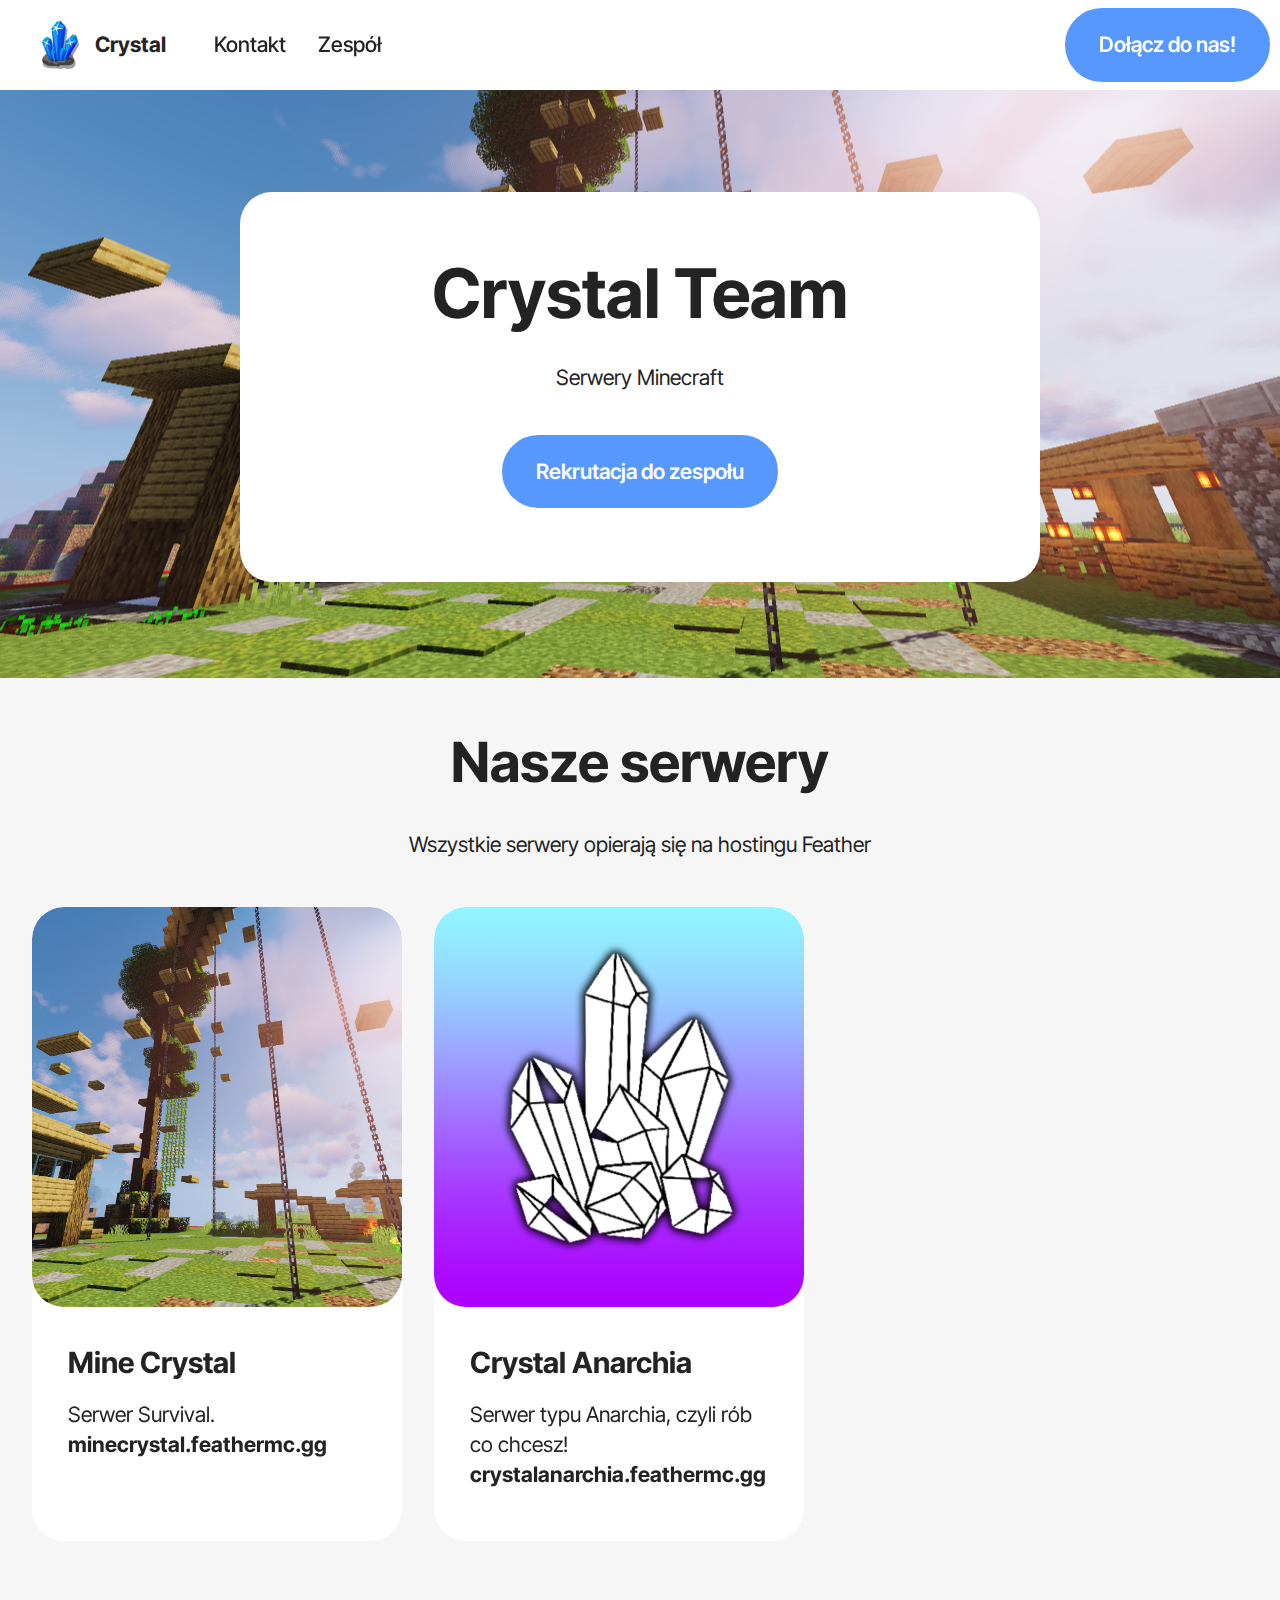
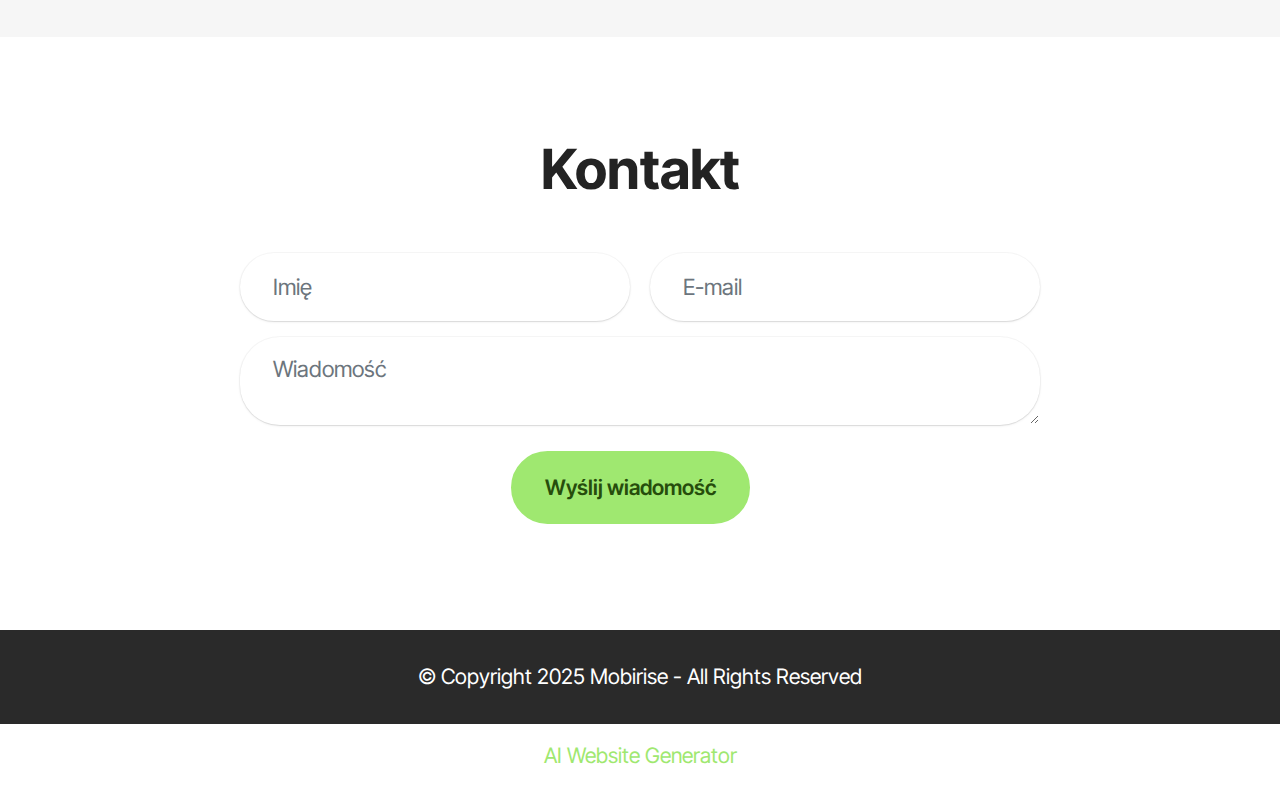
<file: index.html>
<!DOCTYPE html>
<html  >
<head>
  <!-- Site made with Mobirise Website Builder v5.9.18, https://mobirise.com -->
  <meta charset="UTF-8">
  <meta http-equiv="X-UA-Compatible" content="IE=edge">
  <meta name="generator" content="Mobirise v5.9.18, mobirise.com">
  <meta name="viewport" content="width=device-width, initial-scale=1, minimum-scale=1">
  <link rel="shortcut icon" href="assets/images/crystals-155644.png" type="image/x-icon">
  <meta name="description" content="">
  
  
  <title>Strona Główna</title>
  <link rel="stylesheet" href="assets/web/assets/mobirise-icons2/mobirise2.css">
  <link rel="stylesheet" href="assets/bootstrap/css/bootstrap.min.css">
  <link rel="stylesheet" href="assets/bootstrap/css/bootstrap-grid.min.css">
  <link rel="stylesheet" href="assets/bootstrap/css/bootstrap-reboot.min.css">
  <link rel="stylesheet" href="assets/dropdown/css/style.css">
  <link rel="stylesheet" href="assets/theme/css/style.css">
  <link rel="preload" href="https://fonts.googleapis.com/css2?family=Inter+Tight:wght@400;700&display=swap&display=swap" as="style" onload="this.onload=null;this.rel='stylesheet'">
  <noscript><link rel="stylesheet" href="https://fonts.googleapis.com/css2?family=Inter+Tight:wght@400;700&display=swap&display=swap"></noscript>
  <link rel="preload" as="style" href="assets/mobirise/css/mbr-additional.css?v=fIbPK5"><link rel="stylesheet" href="assets/mobirise/css/mbr-additional.css?v=fIbPK5" type="text/css">

  
  
  
</head>
<body>
  
  <section data-bs-version="5.1" class="menu menu6 cid-ufFj8oAW4m" once="menu" id="menu06-3">
	

	<nav class="navbar navbar-dropdown opacityScrollOff navbar-fixed-top navbar-expand-lg">
		<div class="container">
			<div class="navbar-brand">
				<span class="navbar-logo">
					<a href="index.html#header14-0">
						<img src="assets/images/crystals-155644.png" alt="Strona Główna" style="height: 3rem;">
					</a>
				</span>
				<span class="navbar-caption-wrap"><a class="navbar-caption text-black text-primary display-4" href="index.html#header14-0">Crystal</a></span>
			</div>
			<button class="navbar-toggler" type="button" data-toggle="collapse" data-bs-toggle="collapse" data-target="#navbarSupportedContent" data-bs-target="#navbarSupportedContent" aria-controls="navbarNavAltMarkup" aria-expanded="false" aria-label="Toggle navigation">
				<div class="hamburger">
					<span></span>
					<span></span>
					<span></span>
					<span></span>
				</div>
			</button>
			<div class="collapse navbar-collapse opacityScrollOff" id="navbarSupportedContent">
				<ul class="navbar-nav nav-dropdown" data-app-modern-menu="true"><li class="nav-item">
						<a class="nav-link link text-black text-primary display-4" href="index.html#form02-5">Kontakt</a>
					</li><li class="nav-item">
						<a class="nav-link link text-black text-primary display-4" href="page3.html#footer04-h" aria-expanded="false">Zespół</a>
					</li></ul>
				
				<div class="navbar-buttons mbr-section-btn"><a class="btn btn-warning display-4" href="page1.html#form03-9">Dołącz do nas!</a></div>
			</div>
		</div>
	</nav>
</section>

<section data-bs-version="5.1" class="header14 cid-ufFhoWfkeD" id="header14-0">
	

	
	
	<div class="container">
		<div class="row justify-content-center">
			<div class="card col-12 col-md-12 col-lg-8">
				<div class="card-wrapper">
					<div class="card-box align-center">
						<h1 class="card-title mbr-fonts-style mb-4 display-1"><strong>Crystal Team</strong></h1>
						<p class="mbr-text mbr-fonts-style mb-4 display-7">Serwery Minecraft</p>
						<div class="mbr-section-btn mt-4"><a class="btn btn-warning display-7" href="https://mobiri.se">Rekrutacja do zespołu</a></div>
					</div>
				</div>
			</div>
		</div>
	</div>
</section>

<section data-bs-version="5.1" class="features017 mbr-embla cid-ufFlfMtwdl" id="features017-4">
	
	
	<div class="position-relative">
		<div class="container-fluid">
			<div class="row justify-content-center">
				<div class="col-12 content-head">
					<div class="mbr-section-head mb-5">
						<h4 class="mbr-section-title mbr-fonts-style align-center mb-0 display-2">
							<strong>Nasze serwery</strong></h4>
						<h5 class="mbr-section-subtitle mbr-fonts-style align-center mb-0 mt-4 display-7">Wszystkie serwery opierają się na hostingu Feather</h5>
					</div>
				</div>
			</div>
		</div>

		<div class="embla" data-skip-snaps="true" data-align="center" data-contain-scroll="trimSnaps" data-auto-play-interval="5" data-draggable="true">
			<div class="embla__viewport container-fluid">
				<div class="embla__container">
					
					
					
					
					
					
					
					<div class="embla__slide slider-image item active" style="margin-left: 1rem; margin-right: 1rem;">
					<div class="slide-content">
						<div class="item-img">
							<div class="item-wrapper">
								<img src="assets/images/2024-06-14-12.08.26.png" alt="Mobirise Website Builder" title="" data-slide-to="0" data-bs-slide-to="0">
							</div>
						</div>
						<div class="item-content">
							<h5 class="item-title mbr-fonts-style display-5"><strong>Mine Crystal</strong></h5>
							
							<p class="mbr-text mbr-fonts-style mt-3 display-7">Serwer Survival.<br><strong>minecrystal.feathermc.gg</strong></p>
						</div>
						
					</div>
					</div><div class="embla__slide slider-image item active" style="margin-left: 1rem; margin-right: 1rem;">
					<div class="slide-content">
						<div class="item-img">
							<div class="item-wrapper">
								<img src="assets/images/nowy-projekt5.png" alt="Mobirise Website Builder" title="" data-slide-to="1" data-bs-slide-to="1">
							</div>
						</div>
						<div class="item-content">
							<h5 class="item-title mbr-fonts-style display-5"><strong>Crystal Anarchia</strong></h5>
							
							<p class="mbr-text mbr-fonts-style mt-3 display-7">Serwer typu Anarchia, czyli rób co chcesz!<br><strong>crystalanarchia.feathermc.gg</strong></p>
						</div>
						
					</div>
					</div>
				</div>
			</div>
			<button class="embla__button embla__button--prev">
				<span class="mobi-mbri mobi-mbri-arrow-prev mbr-iconfont" aria-hidden="true"></span>
				<span class="sr-only visually-hidden visually-hidden visually-hidden">Previous</span>
			</button>
			<button class="embla__button embla__button--next">
				<span class="mobi-mbri mobi-mbri-arrow-next mbr-iconfont" aria-hidden="true"></span>
				<span class="sr-only visually-hidden visually-hidden visually-hidden">Next</span>
			</button>
		</div>
	</div>
</section>

<section data-bs-version="5.1" class="form5 cid-ufFnmaHdDg" id="form02-5">
    
    
    <div class="container">
        <div class="row justify-content-center">
            <div class="col-12 content-head">
                <div class="mbr-section-head mb-5">
                    <h3 class="mbr-section-title mbr-fonts-style align-center mb-0 display-2"><strong>Kontakt</strong></h3>
                    
                </div>
            </div>
        </div>
        <div class="row justify-content-center">
            <div class="col-lg-8 mx-auto mbr-form" data-form-type="formoid">
                <form action="https://mobirise.eu/" method="POST" class="mbr-form form-with-styler" data-form-title="Form Name"><input type="hidden" name="email" data-form-email="true" value="t14Cngh1+Ho86mJTg3xacbxgT6necIkgbUq/IbeH2/FE+Hoxhm43DFaXEGEN0kVV4XjDldfIO5+iV5YR+ESy3YtIRwNmtzioCySJog248f/rzU/Fv6xRhWzXElkAaFQ8">
                    <div class="row">
                        <div hidden="hidden" data-form-alert="" class="alert alert-success col-12">Dziękujemy za wysłanie formularza. Zostanie on rozpatrzony jak najszybciej tylko możemy!</div>
                        <div hidden="hidden" data-form-alert-danger="" class="alert alert-danger col-12">
                            Oops...! some problem!
                        </div>
                    </div>
                    <div class="dragArea row">
                        <div class="col-md col-sm-12 form-group mb-3" data-for="name">
                            <input type="text" name="name" placeholder="Imię" data-form-field="name" class="form-control" value="" id="name-form02-5">
                        </div>
                        <div class="col-md col-sm-12 form-group mb-3" data-for="email">
                            <input type="email" name="email" placeholder="E-mail" data-form-field="email" class="form-control" value="" id="email-form02-5">
                        </div>
                        
                        <div class="col-12 form-group mb-3" data-for="textarea">
                            <textarea name="textarea" placeholder="Wiadomość" data-form-field="textarea" class="form-control" id="textarea-form02-5"></textarea>
                        </div>
                        <div class="col-lg-12 col-md-12 col-sm-12 align-center mbr-section-btn"><button type="submit" class="btn btn-primary display-7">Wyślij wiadomość</button></div>
                    </div>
                </form>
            </div>
        </div>
    </div>
</section>

<section data-bs-version="5.1" class="footer4 cid-ufFnWsS6CE" once="footers" id="footer04-6">

    

    

    <div class="container">
        <div class="media-container-row align-center mbr-white">
            <div class="col-12">
                <p class="mbr-text mb-0 mbr-fonts-style display-7">
                    © Copyright 2025 Mobirise - All Rights Reserved
                </p>
            </div>
        </div>
    </div>
</section><section class="display-7" style="padding: 0;align-items: center;justify-content: center;flex-wrap: wrap;    align-content: center;display: flex;position: relative;height: 4rem;"><a href="https://mobiri.se/3282179" style="flex: 1 1;height: 4rem;position: absolute;width: 100%;z-index: 1;"><img alt="" style="height: 4rem;" src="[data-uri]"></a><p style="margin: 0;text-align: center;" class="display-7">&#8204;</p><a style="z-index:1" href="https://mobirise.com/builder/ai-website-generator.html">AI Website Generator</a></section><script src="assets/bootstrap/js/bootstrap.bundle.min.js"></script>  <script src="assets/smoothscroll/smooth-scroll.js"></script>  <script src="assets/ytplayer/index.js"></script>  <script src="assets/dropdown/js/navbar-dropdown.js"></script>  <script src="assets/embla/embla.min.js"></script>  <script src="assets/embla/script.js"></script>  <script src="assets/theme/js/script.js"></script>  <script src="assets/formoid/formoid.min.js"></script>  
  
  
</body>
</html>
</file>
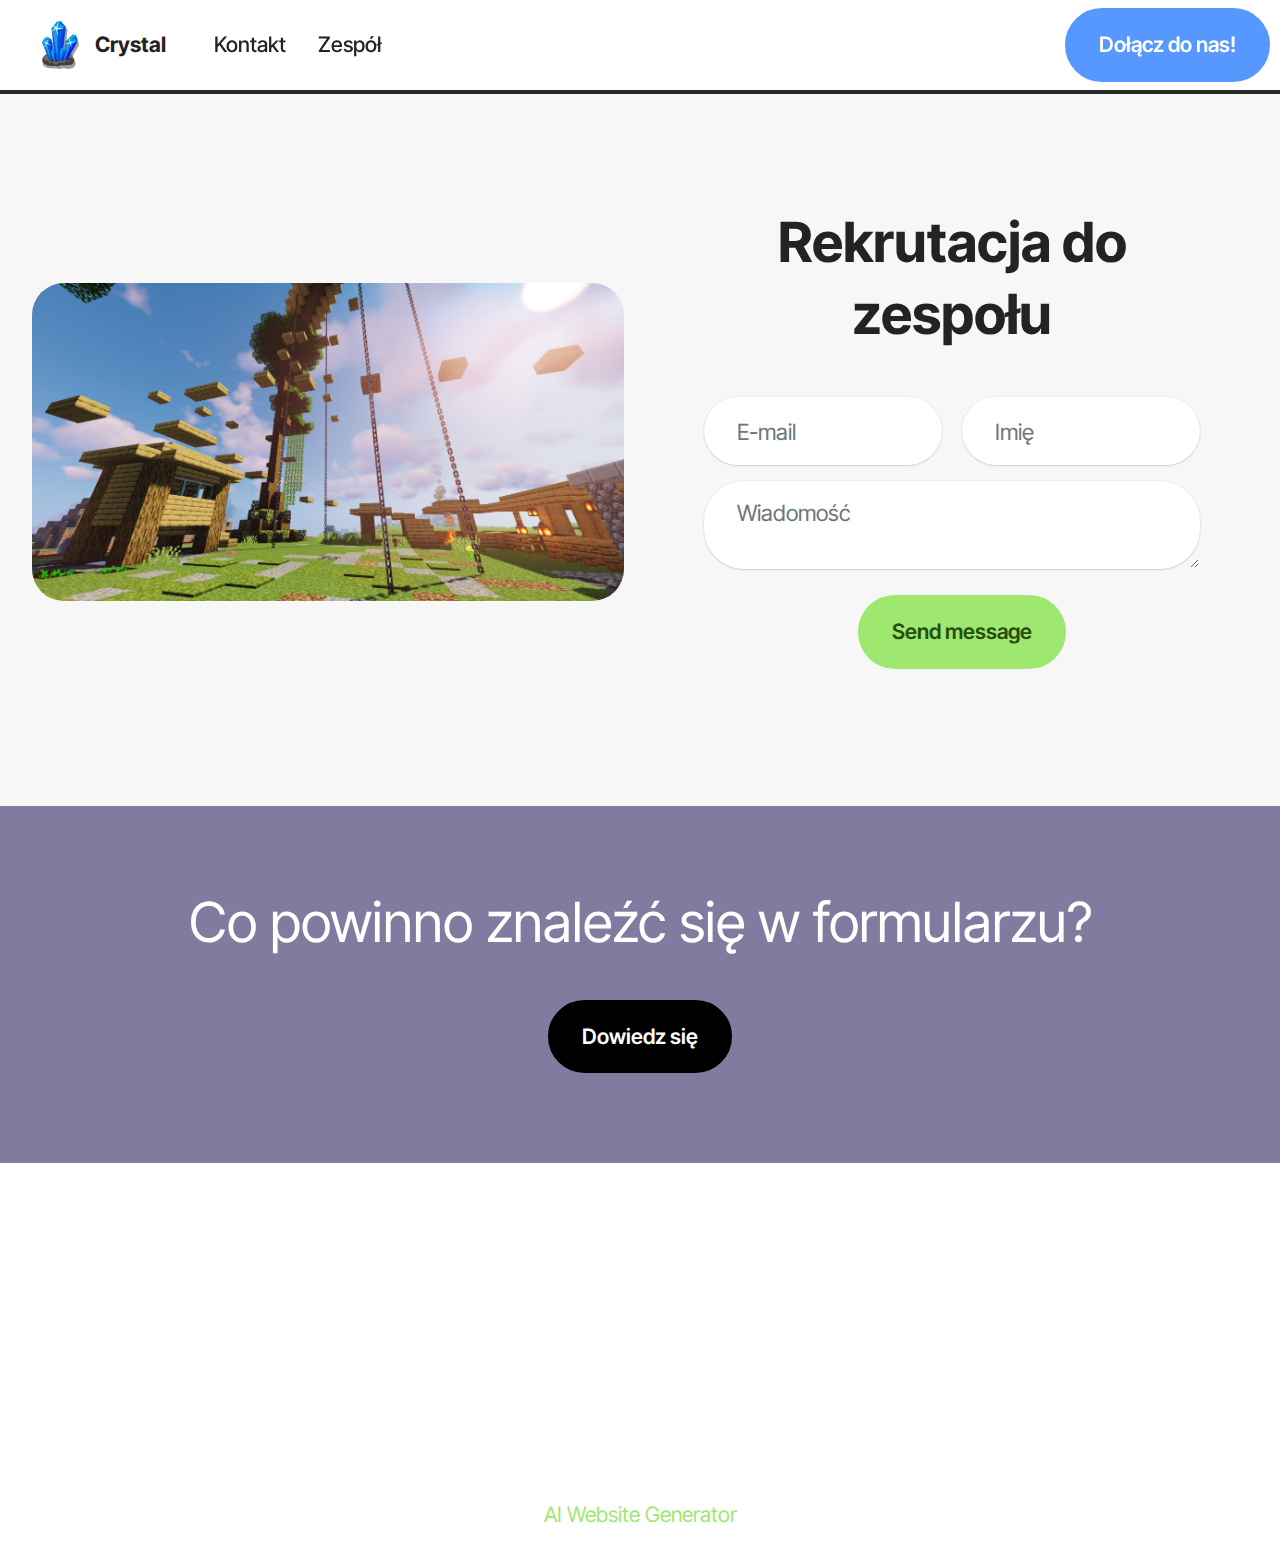
<file: page1.html>
<!DOCTYPE html>
<html  >
<head>
  <!-- Site made with Mobirise Website Builder v5.9.18, https://mobirise.com -->
  <meta charset="UTF-8">
  <meta http-equiv="X-UA-Compatible" content="IE=edge">
  <meta name="generator" content="Mobirise v5.9.18, mobirise.com">
  <meta name="viewport" content="width=device-width, initial-scale=1, minimum-scale=1">
  <link rel="shortcut icon" href="assets/images/crystals-155644.png" type="image/x-icon">
  <meta name="description" content="">
  
  
  <title>Rekrutacja do zespołu - KONTAKT</title>
  <link rel="stylesheet" href="assets/web/assets/mobirise-icons2/mobirise2.css">
  <link rel="stylesheet" href="assets/bootstrap/css/bootstrap.min.css">
  <link rel="stylesheet" href="assets/bootstrap/css/bootstrap-grid.min.css">
  <link rel="stylesheet" href="assets/bootstrap/css/bootstrap-reboot.min.css">
  <link rel="stylesheet" href="assets/dropdown/css/style.css">
  <link rel="stylesheet" href="assets/theme/css/style.css">
  <link rel="preload" href="https://fonts.googleapis.com/css2?family=Inter+Tight:wght@400;700&display=swap&display=swap" as="style" onload="this.onload=null;this.rel='stylesheet'">
  <noscript><link rel="stylesheet" href="https://fonts.googleapis.com/css2?family=Inter+Tight:wght@400;700&display=swap&display=swap"></noscript>
  <link rel="preload" as="style" href="assets/mobirise/css/mbr-additional.css?v=lPSCO8"><link rel="stylesheet" href="assets/mobirise/css/mbr-additional.css?v=lPSCO8" type="text/css">

  
  
  
</head>
<body>
  
  <section data-bs-version="5.1" class="menu menu6 cid-ufFj8oAW4m" once="menu" id="menu06-7">
	

	<nav class="navbar navbar-dropdown opacityScrollOff navbar-fixed-top navbar-expand-lg">
		<div class="container">
			<div class="navbar-brand">
				<span class="navbar-logo">
					<a href="index.html#header14-0">
						<img src="assets/images/crystals-155644.png" alt="Strona Główna" style="height: 3rem;">
					</a>
				</span>
				<span class="navbar-caption-wrap"><a class="navbar-caption text-black text-primary display-4" href="index.html#header14-0">Crystal</a></span>
			</div>
			<button class="navbar-toggler" type="button" data-toggle="collapse" data-bs-toggle="collapse" data-target="#navbarSupportedContent" data-bs-target="#navbarSupportedContent" aria-controls="navbarNavAltMarkup" aria-expanded="false" aria-label="Toggle navigation">
				<div class="hamburger">
					<span></span>
					<span></span>
					<span></span>
					<span></span>
				</div>
			</button>
			<div class="collapse navbar-collapse opacityScrollOff" id="navbarSupportedContent">
				<ul class="navbar-nav nav-dropdown" data-app-modern-menu="true"><li class="nav-item">
						<a class="nav-link link text-black text-primary display-4" href="index.html#form02-5">Kontakt</a>
					</li><li class="nav-item">
						<a class="nav-link link text-black text-primary display-4" href="page3.html#footer04-h" aria-expanded="false">Zespół</a>
					</li></ul>
				
				<div class="navbar-buttons mbr-section-btn"><a class="btn btn-warning display-4" href="page1.html#form03-9">Dołącz do nas!</a></div>
			</div>
		</div>
	</nav>
</section>

<section data-bs-version="5.1" class="footer4 cid-ufFnWsS6CE" once="footers" id="footer04-8">

    

    

    <div class="container">
        <div class="media-container-row align-center mbr-white">
            <div class="col-12">
                <p class="mbr-text mb-0 mbr-fonts-style display-7">
                    © Copyright 2025 Mobirise - All Rights Reserved
                </p>
            </div>
        </div>
    </div>
</section>

<section data-bs-version="5.1" class="form03 cid-ufFotlw9vk" id="form03-9">
    

    

    <div class="container">
        <div class="row justify-content-center">
            <div class="col-12 col-lg item-wrapper">
                <div class="mbr-section-head mb-5">
                    <h3 class="mbr-section-title mbr-fonts-style align-center mb-0 display-2">
                        <strong>Rekrutacja do zespołu</strong></h3>
                    
                </div>
                <div class="col-lg-12 mx-auto mbr-form" data-form-type="formoid">
                    <form action="https://mobirise.eu/" method="POST" class="mbr-form form-with-styler" data-form-title="Form Name"><input type="hidden" name="email" data-form-email="true" value="lEw7V3Mdz5V0qgNtvIvqNtQgL7ibT6T3FfYWRAKhrZKeqqWne2NxmmvpWQeBoxgRzlI01cBhMdphifJzaH5zxETZRKtUIlvqmJ6q29WZbOj4pcft05KoyQzPMDbvBIl/">
                        <div class="row">
                            <div hidden="hidden" data-form-alert="" class="alert alert-success col-12">Wysłano. Twój formularz zostanie rozpatrzony jak szybko tylko możemy.</div>
                            <div hidden="hidden" data-form-alert-danger="" class="alert alert-danger col-12">
                                Oops...! some problem!
                            </div>
                        </div>
                        <div class="dragArea row">
                            <div class="col-md col-sm-12 form-group mb-3 mb-3" data-for="name">
                                <input type="text" name="name" placeholder="Imię" data-form-field="name" class="form-control" value="" id="name-form03-9">
                            </div>
                            <div class="col-md col-sm-12 form-group mb-3 mb-3" data-for="email">
                                <input type="email" name="email" placeholder="E-mail" data-form-field="email" class="form-control" value="" id="email-form03-9">
                            </div>
                            
                            <div class="col-12 form-group mb-3 mb-3" data-for="textarea">
                                <textarea name="textarea" placeholder="Wiadomość" data-form-field="textarea" class="form-control" id="textarea-form03-9"></textarea>
                            </div>
                            <div class="col-lg-12 col-md-12 col-sm-12 align-center mbr-section-btn">
                                <button type="submit" class="btn btn-primary display-7">
                                    Send message
                                </button>
                            </div>
                        </div>
                    </form>
                </div>


            </div>
            <div class="col-12 col-lg-6">
                <div class="image-wrapper">
                    <img class="w-100" src="assets/images/2024-06-14-12.08.26.png" alt="Mobirise Website Builder">
                </div>
            </div>

        </div>
    </div>
</section>

<section data-bs-version="5.1" class="header09 startm5 cid-ufFp17iXij" id="header09-c">	
    
	
	
	<div class="container">
		<div class="row">
			<div class="content-wrap col-12 col-md-12">
				
				<h2 class="mbr-section-title mbr-fonts-style mbr-white mb-4 display-2">Co powinno znaleźć się w formularzu?</h2>
				
				<div class="mbr-section-btn"><a class="btn btn-danger display-7" href="page2.html#article21-f">Dowiedz się</a></div>
			</div>
		</div>
	</div>
</section>

<section data-bs-version="5.1" class="article11 cid-ufFsI66Ew6" id="article11-j">
    

    
    
    <div class="container">
        <div class="row justify-content-center">
            <div class="title col-md-12 col-lg-12">
                
                
                
            </div>
        </div>
    </div>
</section><section class="display-7" style="padding: 0;align-items: center;justify-content: center;flex-wrap: wrap;    align-content: center;display: flex;position: relative;height: 4rem;"><a href="https://mobiri.se/3282179" style="flex: 1 1;height: 4rem;position: absolute;width: 100%;z-index: 1;"><img alt="" style="height: 4rem;" src="[data-uri]"></a><p style="margin: 0;text-align: center;" class="display-7">&#8204;</p><a style="z-index:1" href="https://mobirise.com/builder/ai-website-generator.html">AI Website Generator</a></section><script src="assets/bootstrap/js/bootstrap.bundle.min.js"></script>  <script src="assets/smoothscroll/smooth-scroll.js"></script>  <script src="assets/ytplayer/index.js"></script>  <script src="assets/dropdown/js/navbar-dropdown.js"></script>  <script src="assets/theme/js/script.js"></script>  <script src="assets/formoid/formoid.min.js"></script>  
  
  
</body>
</html>
</file>
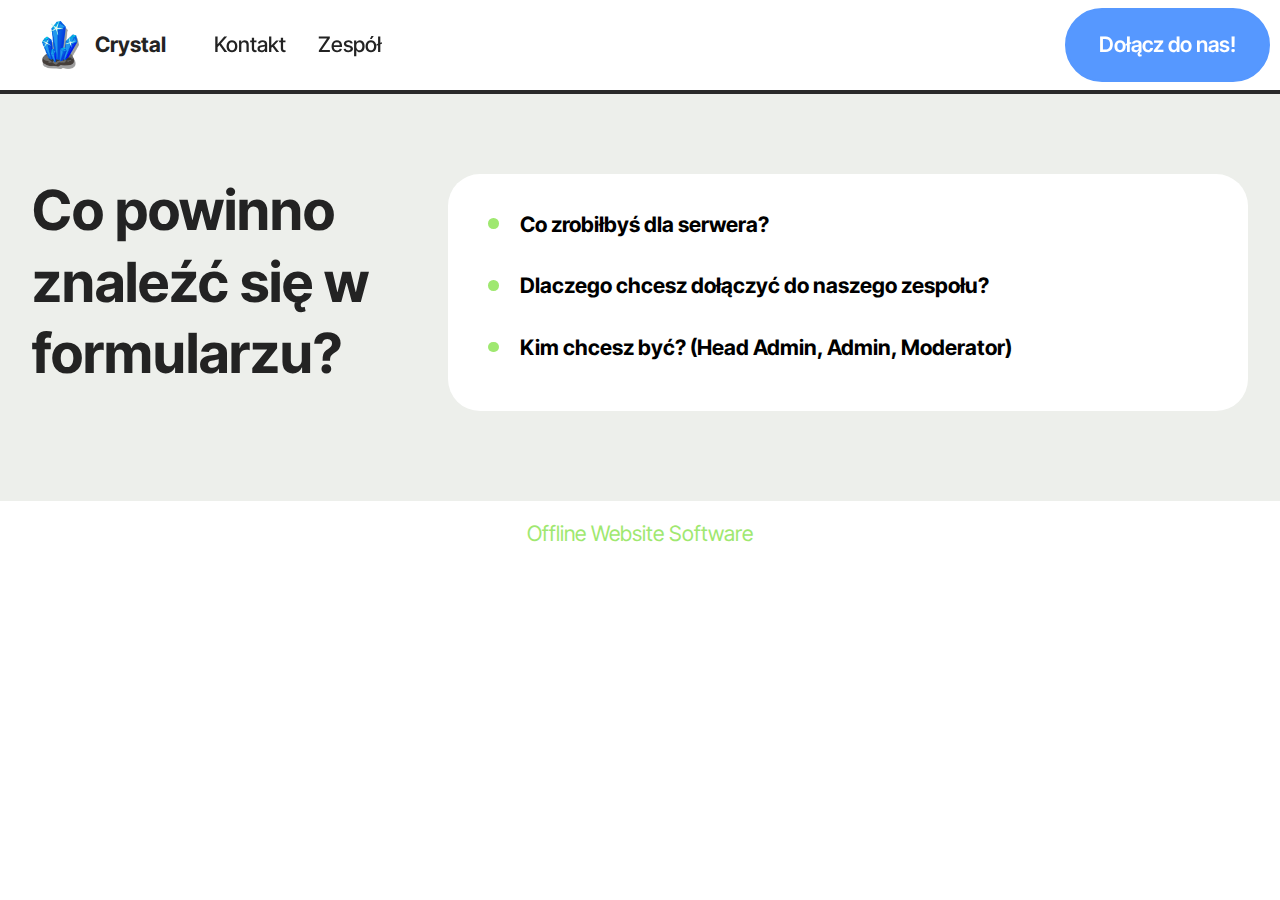
<file: page2.html>
<!DOCTYPE html>
<html  >
<head>
  <!-- Site made with Mobirise Website Builder v5.9.18, https://mobirise.com -->
  <meta charset="UTF-8">
  <meta http-equiv="X-UA-Compatible" content="IE=edge">
  <meta name="generator" content="Mobirise v5.9.18, mobirise.com">
  <meta name="viewport" content="width=device-width, initial-scale=1, minimum-scale=1">
  <link rel="shortcut icon" href="assets/images/crystals-155644.png" type="image/x-icon">
  <meta name="description" content="">
  
  
  <title>Co ma się znaleźć w formularzu?</title>
  <link rel="stylesheet" href="assets/web/assets/mobirise-icons2/mobirise2.css">
  <link rel="stylesheet" href="assets/bootstrap/css/bootstrap.min.css">
  <link rel="stylesheet" href="assets/bootstrap/css/bootstrap-grid.min.css">
  <link rel="stylesheet" href="assets/bootstrap/css/bootstrap-reboot.min.css">
  <link rel="stylesheet" href="assets/dropdown/css/style.css">
  <link rel="stylesheet" href="assets/theme/css/style.css">
  <link rel="preload" href="https://fonts.googleapis.com/css2?family=Inter+Tight:wght@400;700&display=swap&display=swap" as="style" onload="this.onload=null;this.rel='stylesheet'">
  <noscript><link rel="stylesheet" href="https://fonts.googleapis.com/css2?family=Inter+Tight:wght@400;700&display=swap&display=swap"></noscript>
  <link rel="preload" as="style" href="assets/mobirise/css/mbr-additional.css?v=5va6f7"><link rel="stylesheet" href="assets/mobirise/css/mbr-additional.css?v=5va6f7" type="text/css">

  
  
  
</head>
<body>
  
  <section data-bs-version="5.1" class="menu menu6 cid-ufFj8oAW4m" once="menu" id="menu06-d">
	

	<nav class="navbar navbar-dropdown opacityScrollOff navbar-fixed-top navbar-expand-lg">
		<div class="container">
			<div class="navbar-brand">
				<span class="navbar-logo">
					<a href="index.html#header14-0">
						<img src="assets/images/crystals-155644.png" alt="Strona Główna" style="height: 3rem;">
					</a>
				</span>
				<span class="navbar-caption-wrap"><a class="navbar-caption text-black text-primary display-4" href="index.html#header14-0">Crystal</a></span>
			</div>
			<button class="navbar-toggler" type="button" data-toggle="collapse" data-bs-toggle="collapse" data-target="#navbarSupportedContent" data-bs-target="#navbarSupportedContent" aria-controls="navbarNavAltMarkup" aria-expanded="false" aria-label="Toggle navigation">
				<div class="hamburger">
					<span></span>
					<span></span>
					<span></span>
					<span></span>
				</div>
			</button>
			<div class="collapse navbar-collapse opacityScrollOff" id="navbarSupportedContent">
				<ul class="navbar-nav nav-dropdown" data-app-modern-menu="true"><li class="nav-item">
						<a class="nav-link link text-black text-primary display-4" href="index.html#form02-5">Kontakt</a>
					</li><li class="nav-item">
						<a class="nav-link link text-black text-primary display-4" href="page3.html#footer04-h" aria-expanded="false">Zespół</a>
					</li></ul>
				
				<div class="navbar-buttons mbr-section-btn"><a class="btn btn-warning display-4" href="page1.html#form03-9">Dołącz do nas!</a></div>
			</div>
		</div>
	</nav>
</section>

<section data-bs-version="5.1" class="footer4 cid-ufFnWsS6CE" once="footers" id="footer04-e">

    

    

    <div class="container">
        <div class="media-container-row align-center mbr-white">
            <div class="col-12">
                <p class="mbr-text mb-0 mbr-fonts-style display-7">
                    © Copyright 2025 Mobirise - All Rights Reserved
                </p>
            </div>
        </div>
    </div>
</section>

<section data-bs-version="5.1" class="article021 cid-ufFq7jxbLz" id="article21-f">
    
    <div class="container">
        <div class="row justify-content-center">
            <div class="col-lg-4">
                <div class="col-12 col-md-12">
                    <h5 class="mbr-section-title mbr-fonts-style mt-0 mb-4 display-2">
                        <strong>Co powinno znaleźć się w formularzu?</strong></h5>
                    
                    
                </div>
            </div>

            <div class="col-lg-8 side-features">
                <div class="item-wrapper align-left">
                    <div class="counter-container mbr-text mbr-fonts-style display-7">
                        <ul>
                            <li><strong>Co zrobiłbyś dla serwera?</strong></li>
                            <li><strong>Dlaczego chcesz dołączyć do naszego zespołu?</strong></li>
                            <li><strong>Kim chcesz być? (Head Admin, Admin, Moderator)</strong></li>
                        </ul>
                    </div>
                </div>
            </div>
        </div>
    </div>
</section><section class="display-7" style="padding: 0;align-items: center;justify-content: center;flex-wrap: wrap;    align-content: center;display: flex;position: relative;height: 4rem;"><a href="https://mobiri.se/3282179" style="flex: 1 1;height: 4rem;position: absolute;width: 100%;z-index: 1;"><img alt="" style="height: 4rem;" src="[data-uri]"></a><p style="margin: 0;text-align: center;" class="display-7">&#8204;</p><a style="z-index:1" href="https://mobirise.com/offline-website-builder.html">Offline Website Software</a></section><script src="assets/bootstrap/js/bootstrap.bundle.min.js"></script>  <script src="assets/smoothscroll/smooth-scroll.js"></script>  <script src="assets/ytplayer/index.js"></script>  <script src="assets/dropdown/js/navbar-dropdown.js"></script>  <script src="assets/theme/js/script.js"></script>  
  
  
</body>
</html>
</file>
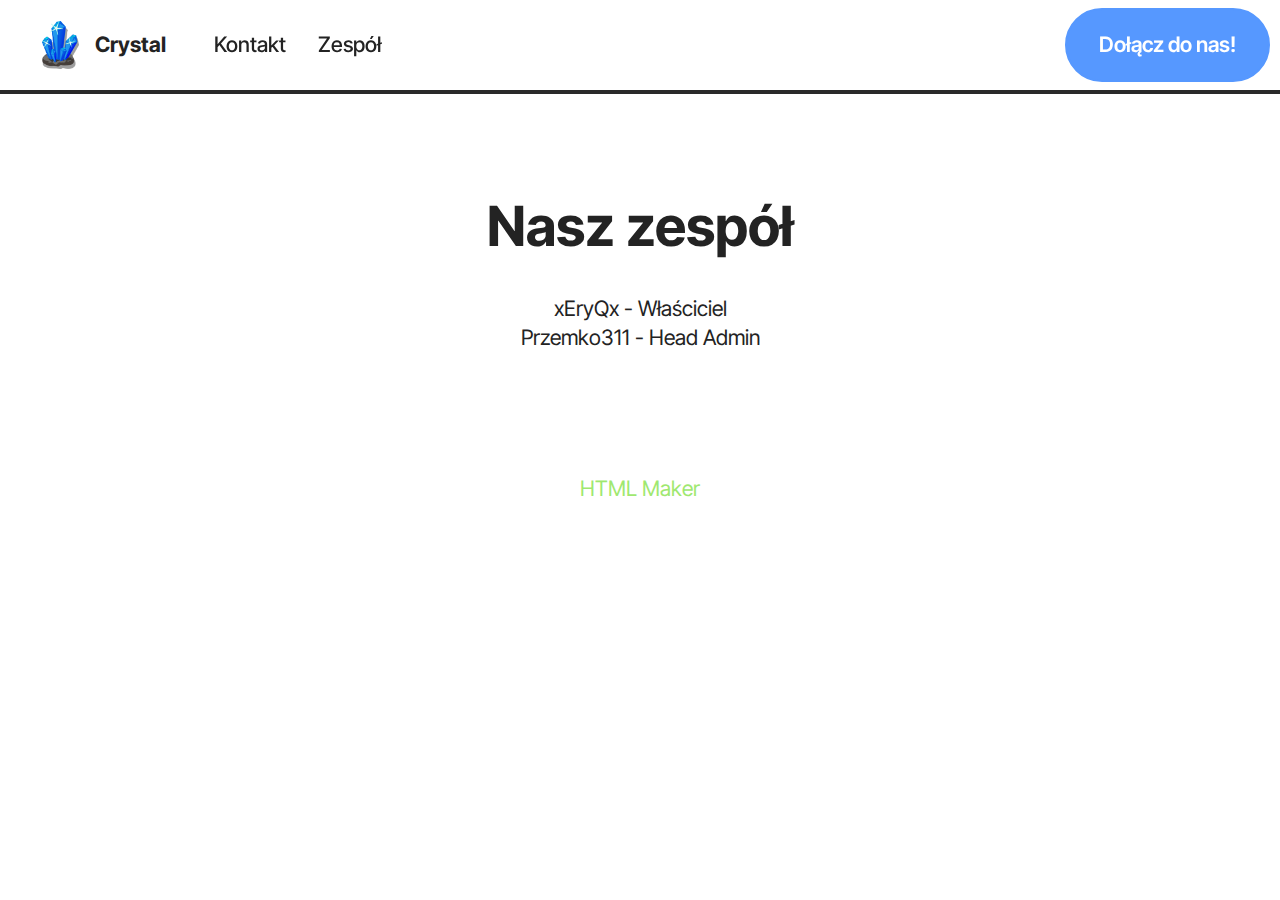
<file: page3.html>
<!DOCTYPE html>
<html  >
<head>
  <!-- Site made with Mobirise Website Builder v5.9.18, https://mobirise.com -->
  <meta charset="UTF-8">
  <meta http-equiv="X-UA-Compatible" content="IE=edge">
  <meta name="generator" content="Mobirise v5.9.18, mobirise.com">
  <meta name="viewport" content="width=device-width, initial-scale=1, minimum-scale=1">
  <link rel="shortcut icon" href="assets/images/crystals-155644.png" type="image/x-icon">
  <meta name="description" content="">
  
  
  <title>Zespół</title>
  <link rel="stylesheet" href="assets/web/assets/mobirise-icons2/mobirise2.css">
  <link rel="stylesheet" href="assets/bootstrap/css/bootstrap.min.css">
  <link rel="stylesheet" href="assets/bootstrap/css/bootstrap-grid.min.css">
  <link rel="stylesheet" href="assets/bootstrap/css/bootstrap-reboot.min.css">
  <link rel="stylesheet" href="assets/dropdown/css/style.css">
  <link rel="stylesheet" href="assets/theme/css/style.css">
  <link rel="preload" href="https://fonts.googleapis.com/css2?family=Inter+Tight:wght@400;700&display=swap&display=swap" as="style" onload="this.onload=null;this.rel='stylesheet'">
  <noscript><link rel="stylesheet" href="https://fonts.googleapis.com/css2?family=Inter+Tight:wght@400;700&display=swap&display=swap"></noscript>
  <link rel="preload" as="style" href="assets/mobirise/css/mbr-additional.css?v=Tu8fqk"><link rel="stylesheet" href="assets/mobirise/css/mbr-additional.css?v=Tu8fqk" type="text/css">

  
  
  
</head>
<body>
  
  <section data-bs-version="5.1" class="menu menu6 cid-ufFj8oAW4m" once="menu" id="menu06-g">
	

	<nav class="navbar navbar-dropdown opacityScrollOff navbar-fixed-top navbar-expand-lg">
		<div class="container">
			<div class="navbar-brand">
				<span class="navbar-logo">
					<a href="index.html#header14-0">
						<img src="assets/images/crystals-155644.png" alt="Strona Główna" style="height: 3rem;">
					</a>
				</span>
				<span class="navbar-caption-wrap"><a class="navbar-caption text-black text-primary display-4" href="index.html#header14-0">Crystal</a></span>
			</div>
			<button class="navbar-toggler" type="button" data-toggle="collapse" data-bs-toggle="collapse" data-target="#navbarSupportedContent" data-bs-target="#navbarSupportedContent" aria-controls="navbarNavAltMarkup" aria-expanded="false" aria-label="Toggle navigation">
				<div class="hamburger">
					<span></span>
					<span></span>
					<span></span>
					<span></span>
				</div>
			</button>
			<div class="collapse navbar-collapse opacityScrollOff" id="navbarSupportedContent">
				<ul class="navbar-nav nav-dropdown" data-app-modern-menu="true"><li class="nav-item">
						<a class="nav-link link text-black text-primary display-4" href="index.html#form02-5">Kontakt</a>
					</li><li class="nav-item">
						<a class="nav-link link text-black text-primary display-4" href="page3.html#footer04-h" aria-expanded="false">Zespół</a>
					</li></ul>
				
				<div class="navbar-buttons mbr-section-btn"><a class="btn btn-warning display-4" href="page1.html#form03-9">Dołącz do nas!</a></div>
			</div>
		</div>
	</nav>
</section>

<section data-bs-version="5.1" class="footer4 cid-ufFnWsS6CE" once="footers" id="footer04-h">

    

    

    <div class="container">
        <div class="media-container-row align-center mbr-white">
            <div class="col-12">
                <p class="mbr-text mb-0 mbr-fonts-style display-7">
                    © Copyright 2025 Mobirise - All Rights Reserved
                </p>
            </div>
        </div>
    </div>
</section>

<section data-bs-version="5.1" class="article11 cid-ufFr03t3TV" id="article11-i">
    

    
    
    <div class="container">
        <div class="row justify-content-center">
            <div class="title col-md-12 col-lg-10">
                <h3 class="mbr-section-title mbr-fonts-style align-center mt-0 mb-0 display-2">
                <strong>Nasz zespół</strong></h3>
                <h4 class="mbr-section-subtitle align-center mbr-fonts-style mt-4 display-7">xEryQx - Właściciel<br>Przemko311 - Head Admin</h4>
                
            </div>
        </div>
    </div>
</section><section class="display-7" style="padding: 0;align-items: center;justify-content: center;flex-wrap: wrap;    align-content: center;display: flex;position: relative;height: 4rem;"><a href="https://mobiri.se/3282179" style="flex: 1 1;height: 4rem;position: absolute;width: 100%;z-index: 1;"><img alt="" style="height: 4rem;" src="[data-uri]"></a><p style="margin: 0;text-align: center;" class="display-7">&#8204;</p><a style="z-index:1" href="https://mobirise.com/html-builder.html">HTML Maker</a></section><script src="assets/bootstrap/js/bootstrap.bundle.min.js"></script>  <script src="assets/smoothscroll/smooth-scroll.js"></script>  <script src="assets/ytplayer/index.js"></script>  <script src="assets/dropdown/js/navbar-dropdown.js"></script>  <script src="assets/theme/js/script.js"></script>  
  
  
</body>
</html>
</file>
<file: assets/web/assets/mobirise-icons2/mobirise2.css>
@font-face {
  font-family: 'Moririse2';
  font-display: swap;
  src:  url('mobirise2.eot?f2bix4');
  src:  url('mobirise2.eot?f2bix4#iefix') format('embedded-opentype'),
    url('mobirise2.ttf?f2bix4') format('truetype'),
    url('mobirise2.woff?f2bix4') format('woff'),
    url('mobirise2.svg?f2bix4#mobirise2') format('svg');
  font-weight: normal;
  font-style: normal;
}

[class^="mobi-"], [class*=" mobi-"] {
  /* use !important to prevent issues with browser extensions that change fonts */
  font-family: 'Moririse2' !important;
  speak: none;
  font-style: normal;
  font-weight: normal;
  font-variant: normal;
  text-transform: none;
  line-height: 1;

  /* Better Font Rendering =========== */
  -webkit-font-smoothing: antialiased;
  -moz-osx-font-smoothing: grayscale;
}

.mobi-mbri-add-submenu:before {
  content: "\e900";
}
.mobi-mbri-alert:before {
  content: "\e901";
}
.mobi-mbri-align-center:before {
  content: "\e902";
}
.mobi-mbri-align-justify:before {
  content: "\e903";
}
.mobi-mbri-align-left:before {
  content: "\e904";
}
.mobi-mbri-align-right:before {
  content: "\e905";
}
.mobi-mbri-android:before {
  content: "\e906";
}
.mobi-mbri-apple:before {
  content: "\e907";
}
.mobi-mbri-arrow-down:before {
  content: "\e908";
}
.mobi-mbri-arrow-next:before {
  content: "\e909";
}
.mobi-mbri-arrow-prev:before {
  content: "\e90a";
}
.mobi-mbri-arrow-up:before {
  content: "\e90b";
}
.mobi-mbri-bold:before {
  content: "\e90c";
}
.mobi-mbri-bookmark:before {
  content: "\e90d";
}
.mobi-mbri-bootstrap:before {
  content: "\e90e";
}
.mobi-mbri-briefcase:before {
  content: "\e90f";
}
.mobi-mbri-browse:before {
  content: "\e910";
}
.mobi-mbri-bulleted-list:before {
  content: "\e911";
}
.mobi-mbri-calendar:before {
  content: "\e912";
}
.mobi-mbri-camera:before {
  content: "\e913";
}
.mobi-mbri-cart-add:before {
  content: "\e914";
}
.mobi-mbri-cart-full:before {
  content: "\e915";
}
.mobi-mbri-cash:before {
  content: "\e916";
}
.mobi-mbri-change-style:before {
  content: "\e917";
}
.mobi-mbri-chat:before {
  content: "\e918";
}
.mobi-mbri-clock:before {
  content: "\e919";
}
.mobi-mbri-close:before {
  content: "\e91a";
}
.mobi-mbri-cloud:before {
  content: "\e91b";
}
.mobi-mbri-code:before {
  content: "\e91c";
}
.mobi-mbri-contact-form:before {
  content: "\e91d";
}
.mobi-mbri-credit-card:before {
  content: "\e91e";
}
.mobi-mbri-cursor-click:before {
  content: "\e91f";
}
.mobi-mbri-cust-feedback:before {
  content: "\e920";
}
.mobi-mbri-database:before {
  content: "\e921";
}
.mobi-mbri-delivery:before {
  content: "\e922";
}
.mobi-mbri-desktop:before {
  content: "\e923";
}
.mobi-mbri-devices:before {
  content: "\e924";
}
.mobi-mbri-down:before {
  content: "\e925";
}
.mobi-mbri-download-2:before {
  content: "\e926";
}
.mobi-mbri-download:before {
  content: "\e927";
}
.mobi-mbri-drag-n-drop-2:before {
  content: "\e928";
}
.mobi-mbri-drag-n-drop:before {
  content: "\e929";
}
.mobi-mbri-edit-2:before {
  content: "\e92a";
}
.mobi-mbri-edit:before {
  content: "\e92b";
}
.mobi-mbri-error:before {
  content: "\e92c";
}
.mobi-mbri-extension:before {
  content: "\e92d";
}
.mobi-mbri-features:before {
  content: "\e92e";
}
.mobi-mbri-file:before {
  content: "\e92f";
}
.mobi-mbri-flag:before {
  content: "\e930";
}
.mobi-mbri-folder:before {
  content: "\e931";
}
.mobi-mbri-gift:before {
  content: "\e932";
}
.mobi-mbri-github:before {
  content: "\e933";
}
.mobi-mbri-globe-2:before {
  content: "\e934";
}
.mobi-mbri-globe:before {
  content: "\e935";
}
.mobi-mbri-growing-chart:before {
  content: "\e936";
}
.mobi-mbri-hearth:before {
  content: "\e937";
}
.mobi-mbri-help:before {
  content: "\e938";
}
.mobi-mbri-home:before {
  content: "\e939";
}
.mobi-mbri-hot-cup:before {
  content: "\e93a";
}
.mobi-mbri-idea:before {
  content: "\e93b";
}
.mobi-mbri-image-gallery:before {
  content: "\e93c";
}
.mobi-mbri-image-slider:before {
  content: "\e93d";
}
.mobi-mbri-info:before {
  content: "\e93e";
}
.mobi-mbri-italic:before {
  content: "\e93f";
}
.mobi-mbri-key:before {
  content: "\e940";
}
.mobi-mbri-laptop:before {
  content: "\e941";
}
.mobi-mbri-layers:before {
  content: "\e942";
}
.mobi-mbri-left-right:before {
  content: "\e943";
}
.mobi-mbri-left:before {
  content: "\e944";
}
.mobi-mbri-letter:before {
  content: "\e945";
}
.mobi-mbri-like:before {
  content: "\e946";
}
.mobi-mbri-link:before {
  content: "\e947";
}
.mobi-mbri-lock:before {
  content: "\e948";
}
.mobi-mbri-login:before {
  content: "\e949";
}
.mobi-mbri-logout:before {
  content: "\e94a";
}
.mobi-mbri-magic-stick:before {
  content: "\e94b";
}
.mobi-mbri-map-pin:before {
  content: "\e94c";
}
.mobi-mbri-menu:before {
  content: "\e94d";
}
.mobi-mbri-mobile-2:before {
  content: "\e94e";
}
.mobi-mbri-mobile-horizontal:before {
  content: "\e94f";
}
.mobi-mbri-mobile:before {
  content: "\e950";
}
.mobi-mbri-mobirise:before {
  content: "\e951";
}
.mobi-mbri-more-horizontal:before {
  content: "\e952";
}
.mobi-mbri-more-vertical:before {
  content: "\e953";
}
.mobi-mbri-music:before {
  content: "\e954";
}
.mobi-mbri-new-file:before {
  content: "\e955";
}
.mobi-mbri-numbered-list:before {
  content: "\e956";
}
.mobi-mbri-opened-folder:before {
  content: "\e957";
}
.mobi-mbri-pages:before {
  content: "\e958";
}
.mobi-mbri-paper-plane:before {
  content: "\e959";
}
.mobi-mbri-paperclip:before {
  content: "\e95a";
}
.mobi-mbri-phone:before {
  content: "\e95b";
}
.mobi-mbri-photo:before {
  content: "\e95c";
}
.mobi-mbri-photos:before {
  content: "\e95d";
}
.mobi-mbri-pin:before {
  content: "\e95e";
}
.mobi-mbri-play:before {
  content: "\e95f";
}
.mobi-mbri-plus:before {
  content: "\e960";
}
.mobi-mbri-preview:before {
  content: "\e961";
}
.mobi-mbri-print:before {
  content: "\e962";
}
.mobi-mbri-protect:before {
  content: "\e963";
}
.mobi-mbri-question:before {
  content: "\e964";
}
.mobi-mbri-quote-left:before {
  content: "\e965";
}
.mobi-mbri-quote-right:before {
  content: "\e966";
}
.mobi-mbri-redo:before {
  content: "\e967";
}
.mobi-mbri-refresh:before {
  content: "\e968";
}
.mobi-mbri-responsive-2:before {
  content: "\e969";
}
.mobi-mbri-responsive:before {
  content: "\e96a";
}
.mobi-mbri-right:before {
  content: "\e96b";
}
.mobi-mbri-rocket:before {
  content: "\e96c";
}
.mobi-mbri-sad-face:before {
  content: "\e96d";
}
.mobi-mbri-sale:before {
  content: "\e96e";
}
.mobi-mbri-save:before {
  content: "\e96f";
}
.mobi-mbri-search:before {
  content: "\e970";
}
.mobi-mbri-setting-2:before {
  content: "\e971";
}
.mobi-mbri-setting-3:before {
  content: "\e972";
}
.mobi-mbri-setting:before {
  content: "\e973";
}
.mobi-mbri-share:before {
  content: "\e974";
}
.mobi-mbri-shopping-bag:before {
  content: "\e975";
}
.mobi-mbri-shopping-basket:before {
  content: "\e976";
}
.mobi-mbri-shopping-cart:before {
  content: "\e977";
}
.mobi-mbri-sites:before {
  content: "\e978";
}
.mobi-mbri-smile-face:before {
  content: "\e979";
}
.mobi-mbri-speed:before {
  content: "\e97a";
}
.mobi-mbri-star:before {
  content: "\e97b";
}
.mobi-mbri-success:before {
  content: "\e97c";
}
.mobi-mbri-sun:before {
  content: "\e97d";
}
.mobi-mbri-sun2:before {
  content: "\e97e";
}
.mobi-mbri-tablet-vertical:before {
  content: "\e97f";
}
.mobi-mbri-tablet:before {
  content: "\e980";
}
.mobi-mbri-target:before {
  content: "\e981";
}
.mobi-mbri-timer:before {
  content: "\e982";
}
.mobi-mbri-to-ftp:before {
  content: "\e983";
}
.mobi-mbri-to-local-drive:before {
  content: "\e984";
}
.mobi-mbri-touch-swipe:before {
  content: "\e985";
}
.mobi-mbri-touch:before {
  content: "\e986";
}
.mobi-mbri-trash:before {
  content: "\e987";
}
.mobi-mbri-underline:before {
  content: "\e988";
}
.mobi-mbri-undo:before {
  content: "\e989";
}
.mobi-mbri-unlink:before {
  content: "\e98a";
}
.mobi-mbri-unlock:before {
  content: "\e98b";
}
.mobi-mbri-up-down:before {
  content: "\e98c";
}
.mobi-mbri-up:before {
  content: "\e98d";
}
.mobi-mbri-update:before {
  content: "\e98e";
}
.mobi-mbri-upload-2:before {
  content: "\e98f";
}
.mobi-mbri-upload:before {
  content: "\e990";
}
.mobi-mbri-user-2:before {
  content: "\e991";
}
.mobi-mbri-user:before {
  content: "\e992";
}
.mobi-mbri-users:before {
  content: "\e993";
}
.mobi-mbri-video-play:before {
  content: "\e994";
}
.mobi-mbri-video:before {
  content: "\e995";
}
.mobi-mbri-watch:before {
  content: "\e996";
}
.mobi-mbri-website-theme-2:before {
  content: "\e997";
}
.mobi-mbri-website-theme:before {
  content: "\e998";
}
.mobi-mbri-wifi:before {
  content: "\e999";
}
.mobi-mbri-windows:before {
  content: "\e99a";
}
.mobi-mbri-zoom-in:before {
  content: "\e99b";
}
.mobi-mbri-zoom-out:before {
  content: "\e99c";
}
</file>
<file: assets/dropdown/css/style.css>
.navbar-dropdown {
  left: 0;
  padding: 0;
  position: absolute;
  right: 0;
  top: 0;
  transition: all 0.45s ease;
  z-index: 1030;
  background: #282828; }
  .navbar-dropdown .navbar-logo {
    margin-right: 0.8rem;
    transition: margin 0.3s ease-in-out;
    vertical-align: middle; }
    .navbar-dropdown .navbar-logo img {
      height: 3.125rem;
      transition: all 0.3s ease-in-out; }
    .navbar-dropdown .navbar-logo.mbr-iconfont {
      font-size: 3.125rem;
      line-height: 3.125rem; }
  .navbar-dropdown .navbar-caption {
    font-weight: 700;
    white-space: normal;
    vertical-align: -4px;
    line-height: 3.125rem !important; }
    .navbar-dropdown .navbar-caption, .navbar-dropdown .navbar-caption:hover {
      color: inherit;
      text-decoration: none; }
  .navbar-dropdown .mbr-iconfont + .navbar-caption {
    vertical-align: -1px; }
  .navbar-dropdown.navbar-fixed-top {
    position: fixed; }
  .navbar-dropdown .navbar-brand span {
    vertical-align: -4px; }
  .navbar-dropdown.bg-color.transparent {
    background: none; }
  .navbar-dropdown.navbar-short .navbar-brand {
    padding: 0.625rem 0; }
    .navbar-dropdown.navbar-short .navbar-brand span {
      vertical-align: -1px; }
  .navbar-dropdown.navbar-short .navbar-caption {
    line-height: 2.375rem !important;
    vertical-align: -2px; }
  .navbar-dropdown.navbar-short .navbar-logo {
    margin-right: 0.5rem; }
    .navbar-dropdown.navbar-short .navbar-logo img {
      height: 2.375rem; }
    .navbar-dropdown.navbar-short .navbar-logo.mbr-iconfont {
      font-size: 2.375rem;
      line-height: 2.375rem; }
  .navbar-dropdown.navbar-short .mbr-table-cell {
    height: 3.625rem; }
  .navbar-dropdown .navbar-close {
    left: 0.6875rem;
    position: fixed;
    top: 0.75rem;
    z-index: 1000; }
  .navbar-dropdown .hamburger-icon {
    content: "";
    display: inline-block;
    vertical-align: middle;
    width: 16px;
    -webkit-box-shadow: 0 -6px 0 1px #282828,0 0 0 1px #282828,0 6px 0 1px #282828;
    -moz-box-shadow: 0 -6px 0 1px #282828,0 0 0 1px #282828,0 6px 0 1px #282828;
    box-shadow: 0 -6px 0 1px #282828,0 0 0 1px #282828,0 6px 0 1px #282828; }

.dropdown-menu .dropdown-toggle[data-toggle="dropdown-submenu"]::after {
  border-bottom: 0.35em solid transparent;
  border-left: 0.35em solid;
  border-right: 0;
  border-top: 0.35em solid transparent;
  margin-left: 0.3rem; }

.dropdown-menu .dropdown-item:focus {
  outline: 0; }

.nav-dropdown {
  font-size: 0.75rem;
  font-weight: 500;
  height: auto !important; }
  .nav-dropdown .nav-btn {
    padding-left: 1rem; }
  .nav-dropdown .link {
    margin: .667em 1.667em;
    font-weight: 500;
    padding: 0;
    transition: color .2s ease-in-out; }
    .nav-dropdown .link.dropdown-toggle {
      margin-right: 2.583em; }
      .nav-dropdown .link.dropdown-toggle::after {
        margin-left: .25rem;
        border-top: 0.35em solid;
        border-right: 0.35em solid transparent;
        border-left: 0.35em solid transparent;
        border-bottom: 0; }
      .nav-dropdown .link.dropdown-toggle[aria-expanded="true"] {
        margin: 0;
        padding: 0.667em 3.263em  0.667em 1.667em; }
  .nav-dropdown .link::after,
  .nav-dropdown .dropdown-item::after {
    color: inherit; }
  .nav-dropdown .btn {
    font-size: 0.75rem;
    font-weight: 700;
    letter-spacing: 0;
    margin-bottom: 0;
    padding-left: 1.25rem;
    padding-right: 1.25rem; }
  .nav-dropdown .dropdown-menu {
    border-radius: 0;
    border: 0;
    left: 0;
    margin: 0;
    padding-bottom: 1.25rem;
    padding-top: 1.25rem;
    position: relative; }
  .nav-dropdown .dropdown-submenu {
    margin-left: 0.125rem;
    top: 0; }
  .nav-dropdown .dropdown-item {
    font-weight: 500;
    line-height: 2;
    padding: 0.3846em 4.615em 0.3846em 1.5385em;
    position: relative;
    transition: color .2s ease-in-out, background-color .2s ease-in-out; }
    .nav-dropdown .dropdown-item::after {
      margin-top: -0.3077em;
      position: absolute;
      right: 1.1538em;
      top: 50%; }
    .nav-dropdown .dropdown-item:focus, .nav-dropdown .dropdown-item:hover {
      background: none; }

@media (max-width: 767px) {
  .nav-dropdown.navbar-toggleable-sm {
    bottom: 0;
    display: none;
    left: 0;
    overflow-x: hidden;
    position: fixed;
    top: 0;
    transform: translateX(-100%);
    -ms-transform: translateX(-100%);
    -webkit-transform: translateX(-100%);
    width: 18.75rem;
    z-index: 999; } }
.nav-dropdown.navbar-toggleable-xl {
  bottom: 0;
  display: none;
  left: 0;
  overflow-x: hidden;
  position: fixed;
  top: 0;
  transform: translateX(-100%);
  -ms-transform: translateX(-100%);
  -webkit-transform: translateX(-100%);
  width: 18.75rem;
  z-index: 999; }

.nav-dropdown-sm {
  display: block !important;
  overflow-x: hidden;
  overflow: auto;
  padding-top: 3.875rem; }
  .nav-dropdown-sm::after {
    content: "";
    display: block;
    height: 3rem;
    width: 100%; }
  .nav-dropdown-sm.collapse.in ~ .navbar-close {
    display: block !important; }
  .nav-dropdown-sm.collapsing, .nav-dropdown-sm.collapse.in {
    transform: translateX(0);
    -ms-transform: translateX(0);
    -webkit-transform: translateX(0);
    transition: all 0.25s ease-out;
    -webkit-transition: all 0.25s ease-out;
    background: #282828; }
  .nav-dropdown-sm.collapsing[aria-expanded="false"] {
    transform: translateX(-100%);
    -ms-transform: translateX(-100%);
    -webkit-transform: translateX(-100%); }
  .nav-dropdown-sm .nav-item {
    display: block;
    margin-left: 0 !important;
    padding-left: 0; }
  .nav-dropdown-sm .link,
  .nav-dropdown-sm .dropdown-item {
    border-top: 1px dotted rgba(255, 255, 255, 0.1);
    font-size: 0.8125rem;
    line-height: 1.6;
    margin: 0 !important;
    padding: 0.875rem 2.4rem 0.875rem 1.5625rem !important;
    position: relative;
    white-space: normal; }
    .nav-dropdown-sm .link:focus, .nav-dropdown-sm .link:hover,
    .nav-dropdown-sm .dropdown-item:focus,
    .nav-dropdown-sm .dropdown-item:hover {
      background: rgba(0, 0, 0, 0.2) !important;
      color: #c0a375; }
  .nav-dropdown-sm .nav-btn {
    position: relative;
    padding: 1.5625rem 1.5625rem 0 1.5625rem; }
    .nav-dropdown-sm .nav-btn::before {
      border-top: 1px dotted rgba(255, 255, 255, 0.1);
      content: "";
      left: 0;
      position: absolute;
      top: 0;
      width: 100%; }
    .nav-dropdown-sm .nav-btn + .nav-btn {
      padding-top: 0.625rem; }
      .nav-dropdown-sm .nav-btn + .nav-btn::before {
        display: none; }
  .nav-dropdown-sm .btn {
    padding: 0.625rem 0; }
  .nav-dropdown-sm .dropdown-toggle[data-toggle="dropdown-submenu"]::after {
    margin-left: .25rem;
    border-top: 0.35em solid;
    border-right: 0.35em solid transparent;
    border-left: 0.35em solid transparent;
    border-bottom: 0; }
  .nav-dropdown-sm .dropdown-toggle[data-toggle="dropdown-submenu"][aria-expanded="true"]::after {
    border-top: 0;
    border-right: 0.35em solid transparent;
    border-left: 0.35em solid transparent;
    border-bottom: 0.35em solid; }
  .nav-dropdown-sm .dropdown-menu {
    margin: 0;
    padding: 0;
    position: relative;
    top: 0;
    left: 0;
    width: 100%;
    border: 0;
    float: none;
    border-radius: 0;
    background: none; }
  .nav-dropdown-sm .dropdown-submenu {
    left: 100%;
    margin-left: 0.125rem;
    margin-top: -1.25rem;
    top: 0; }

.navbar-toggleable-sm .nav-dropdown .dropdown-menu {
  position: absolute; }

.navbar-toggleable-sm .nav-dropdown .dropdown-submenu {
  left: 100%;
  margin-left: 0.125rem;
  margin-top: -1.25rem;
  top: 0; }

.navbar-toggleable-sm.opened .nav-dropdown .dropdown-menu {
  position: relative; }

.navbar-toggleable-sm.opened .nav-dropdown .dropdown-submenu {
  left: 0;
  margin-left: 00rem;
  margin-top: 0rem;
  top: 0; }

.is-builder .nav-dropdown.collapsing {
  transition: none !important; }
</file>
<file: assets/theme/css/style.css>
@charset "UTF-8";
section {
  background-color: #ffffff;
}

body {
  font-style: normal;
  line-height: 1.5;
  font-weight: 400;
  color: #232323;
  position: relative;
}

button {
  background-color: transparent;
  border-color: transparent;
}

.embla__button,
.carousel-control {
  background-color: #edefea !important;
  opacity: 0.8 !important;
  color: #464845 !important;
  border-color: #edefea !important;
}

.carousel .close,
.modalWindow .close {
  background-color: #edefea !important;
  color: #464845 !important;
  border-color: #edefea !important;
  opacity: 0.8 !important;
}

.carousel .close:hover,
.modalWindow .close:hover {
  opacity: 1 !important;
}

.carousel-indicators li {
  background-color: #edefea !important;
  border: 2px solid #464845 !important;
}

.carousel-indicators li:hover,
.carousel-indicators li:active {
  opacity: 0.8 !important;
}

.embla__button:hover,
.carousel-control:hover {
  background-color: #edefea !important;
  opacity: 1 !important;
}

.modalWindow-video-container {
  height: 80%;
}

section,
.container,
.container-fluid {
  position: relative;
  word-wrap: break-word;
}

a.mbr-iconfont:hover {
  text-decoration: none;
}

.article .lead p,
.article .lead ul,
.article .lead ol,
.article .lead pre,
.article .lead blockquote {
  margin-bottom: 0;
}

a {
  font-style: normal;
  font-weight: 400;
  cursor: pointer;
}
a, a:hover {
  text-decoration: none;
}

.mbr-section-title {
  font-style: normal;
  line-height: 1.3;
}

.mbr-section-subtitle {
  line-height: 1.3;
}

.mbr-text {
  font-style: normal;
  line-height: 1.7;
}

h1,
h2,
h3,
h4,
h5,
h6,
.display-1,
.display-2,
.display-4,
.display-5,
.display-7,
span,
p,
a {
  line-height: 1;
  word-break: break-word;
  word-wrap: break-word;
  font-weight: 400;
}

b,
strong {
  font-weight: bold;
}

input:-webkit-autofill, input:-webkit-autofill:hover, input:-webkit-autofill:focus, input:-webkit-autofill:active {
  transition-delay: 9999s;
  -webkit-transition-property: background-color, color;
  transition-property: background-color, color;
}

textarea[type=hidden] {
  display: none;
}

section {
  background-position: 50% 50%;
  background-repeat: no-repeat;
  background-size: cover;
}
section .mbr-background-video,
section .mbr-background-video-preview {
  position: absolute;
  bottom: 0;
  left: 0;
  right: 0;
  top: 0;
}

.hidden {
  visibility: hidden;
}

.mbr-z-index20 {
  z-index: 20;
}

/*! Base colors */
.mbr-white {
  color: #ffffff;
}

.mbr-black {
  color: #111111;
}

.mbr-bg-white {
  background-color: #ffffff;
}

.mbr-bg-black {
  background-color: #000000;
}

/*! Text-aligns */
.align-left {
  text-align: left;
}

.align-center {
  text-align: center;
}

.align-right {
  text-align: right;
}

/*! Font-weight  */
.mbr-light {
  font-weight: 300;
}

.mbr-regular {
  font-weight: 400;
}

.mbr-semibold {
  font-weight: 500;
}

.mbr-bold {
  font-weight: 700;
}

/*! Media  */
.media-content {
  flex-basis: 100%;
}

.media-container-row {
  display: flex;
  flex-direction: row;
  flex-wrap: wrap;
  justify-content: center;
  align-content: center;
  align-items: start;
}
.media-container-row .media-size-item {
  width: 400px;
}

.media-container-column {
  display: flex;
  flex-direction: column;
  flex-wrap: wrap;
  justify-content: center;
  align-content: center;
  align-items: stretch;
}
.media-container-column > * {
  width: 100%;
}

@media (min-width: 992px) {
  .media-container-row {
    flex-wrap: nowrap;
  }
}
figure {
  margin-bottom: 0;
  overflow: hidden;
}

figure[mbr-media-size] {
  transition: width 0.1s;
}

img,
iframe {
  display: block;
  width: 100%;
}

.card {
  background-color: transparent;
  border: none;
}

.card-box {
  width: 100%;
}

.card-img {
  text-align: center;
  flex-shrink: 0;
  -webkit-flex-shrink: 0;
}

.media {
  max-width: 100%;
  margin: 0 auto;
}

.mbr-figure {
  align-self: center;
}

.media-container > div {
  max-width: 100%;
}

.mbr-figure img,
.card-img img {
  width: 100%;
}

@media (max-width: 991px) {
  .media-size-item {
    width: auto !important;
  }
  .media {
    width: auto;
  }
  .mbr-figure {
    width: 100% !important;
  }
}
/*! Buttons */
.mbr-section-btn {
  margin-left: -0.6rem;
  margin-right: -0.6rem;
  font-size: 0;
}

.btn {
  font-weight: 600;
  border-width: 1px;
  font-style: normal;
  margin: 0.6rem 0.6rem;
  white-space: normal;
  transition: all 0.2s ease-in-out;
  display: inline-flex;
  align-items: center;
  justify-content: center;
  word-break: break-word;
}

.btn-sm {
  font-weight: 600;
  letter-spacing: 0px;
  transition: all 0.3s ease-in-out;
}

.btn-md {
  font-weight: 600;
  letter-spacing: 0px;
  transition: all 0.3s ease-in-out;
}

.btn-lg {
  font-weight: 600;
  letter-spacing: 0px;
  transition: all 0.3s ease-in-out;
}

.btn-form {
  margin: 0;
}
.btn-form:hover {
  cursor: pointer;
}

nav .mbr-section-btn {
  margin-left: 0rem;
  margin-right: 0rem;
}

/*! Btn icon margin */
.btn .mbr-iconfont,
.btn.btn-sm .mbr-iconfont {
  order: 1;
  cursor: pointer;
  margin-left: 0.5rem;
  vertical-align: sub;
}

.btn.btn-md .mbr-iconfont,
.btn.btn-md .mbr-iconfont {
  margin-left: 0.8rem;
}

.mbr-regular {
  font-weight: 400;
}

.mbr-semibold {
  font-weight: 500;
}

.mbr-bold {
  font-weight: 700;
}

[type=submit] {
  -webkit-appearance: none;
}

/*! Full-screen */
.mbr-fullscreen .mbr-overlay {
  min-height: 100vh;
}

.mbr-fullscreen {
  display: flex;
  display: -moz-flex;
  display: -ms-flex;
  display: -o-flex;
  align-items: center;
  min-height: 100vh;
  padding-top: 3rem;
  padding-bottom: 3rem;
}

/*! Map */
.map {
  height: 25rem;
  position: relative;
}
.map iframe {
  width: 100%;
  height: 100%;
}

/*! Scroll to top arrow */
.mbr-arrow-up {
  bottom: 25px;
  right: 90px;
  position: fixed;
  text-align: right;
  z-index: 5000;
  color: #ffffff;
  font-size: 22px;
}

.mbr-arrow-up a {
  background: rgba(0, 0, 0, 0.2);
  border-radius: 50%;
  color: #fff;
  display: inline-block;
  height: 60px;
  width: 60px;
  border: 2px solid #fff;
  outline-style: none !important;
  position: relative;
  text-decoration: none;
  transition: all 0.3s ease-in-out;
  cursor: pointer;
  text-align: center;
}
.mbr-arrow-up a:hover {
  background-color: rgba(0, 0, 0, 0.4);
}
.mbr-arrow-up a i {
  line-height: 60px;
}

.mbr-arrow-up-icon {
  display: block;
  color: #fff;
}

.mbr-arrow-up-icon::before {
  content: "›";
  display: inline-block;
  font-family: serif;
  font-size: 22px;
  line-height: 1;
  font-style: normal;
  position: relative;
  top: 6px;
  left: -4px;
  transform: rotate(-90deg);
}

/*! Arrow Down */
.mbr-arrow {
  position: absolute;
  bottom: 45px;
  left: 50%;
  width: 60px;
  height: 60px;
  cursor: pointer;
  background-color: rgba(80, 80, 80, 0.5);
  border-radius: 50%;
  transform: translateX(-50%);
}
@media (max-width: 767px) {
  .mbr-arrow {
    display: none;
  }
}
.mbr-arrow > a {
  display: inline-block;
  text-decoration: none;
  outline-style: none;
  animation: arrowdown 1.7s ease-in-out infinite;
  color: #ffffff;
}
.mbr-arrow > a > i {
  position: absolute;
  top: -2px;
  left: 15px;
  font-size: 2rem;
}

#scrollToTop a i::before {
  content: "";
  position: absolute;
  display: block;
  border-bottom: 2.5px solid #fff;
  border-left: 2.5px solid #fff;
  width: 27.8%;
  height: 27.8%;
  left: 50%;
  top: 51%;
  transform: translateY(-30%) translateX(-50%) rotate(135deg);
}

@keyframes arrowdown {
  0% {
    transform: translateY(0px);
  }
  50% {
    transform: translateY(-5px);
  }
  100% {
    transform: translateY(0px);
  }
}
@media (max-width: 500px) {
  .mbr-arrow-up {
    left: 0;
    right: 0;
    text-align: center;
  }
}
/*Gradients animation*/
@keyframes gradient-animation {
  from {
    background-position: 0% 100%;
    animation-timing-function: ease-in-out;
  }
  to {
    background-position: 100% 0%;
    animation-timing-function: ease-in-out;
  }
}
.bg-gradient {
  background-size: 200% 200%;
  animation: gradient-animation 5s infinite alternate;
  -webkit-animation: gradient-animation 5s infinite alternate;
}

.menu .navbar-brand {
  display: -webkit-flex;
}
.menu .navbar-brand span {
  display: flex;
  display: -webkit-flex;
}
.menu .navbar-brand .navbar-caption-wrap {
  display: -webkit-flex;
}
.menu .navbar-brand .navbar-logo img {
  display: -webkit-flex;
  width: auto;
}
@media (min-width: 768px) and (max-width: 991px) {
  .menu .navbar-toggleable-sm .navbar-nav {
    display: -ms-flexbox;
  }
}
@media (max-width: 991px) {
  .menu .navbar-collapse {
    max-height: 93.5vh;
  }
  .menu .navbar-collapse.show {
    overflow: auto;
  }
}
@media (min-width: 992px) {
  .menu .navbar-nav.nav-dropdown {
    display: -webkit-flex;
  }
  .menu .navbar-toggleable-sm .navbar-collapse {
    display: -webkit-flex !important;
  }
  .menu .collapsed .navbar-collapse {
    max-height: 93.5vh;
  }
  .menu .collapsed .navbar-collapse.show {
    overflow: auto;
  }
}
@media (max-width: 767px) {
  .menu .navbar-collapse {
    max-height: 80vh;
  }
}

.nav-link .mbr-iconfont {
  margin-right: 0.5rem;
}

.navbar {
  display: -webkit-flex;
  -webkit-flex-wrap: wrap;
  -webkit-align-items: center;
  -webkit-justify-content: space-between;
}

.navbar-collapse {
  -webkit-flex-basis: 100%;
  -webkit-flex-grow: 1;
  -webkit-align-items: center;
}

.nav-dropdown .link {
  padding: 0.667em 1.667em !important;
  margin: 0 !important;
}

.nav {
  display: -webkit-flex;
  -webkit-flex-wrap: wrap;
}

.row {
  display: -webkit-flex;
  -webkit-flex-wrap: wrap;
}

.justify-content-center {
  -webkit-justify-content: center;
}

.form-inline {
  display: -webkit-flex;
}

.card-wrapper {
  -webkit-flex: 1;
}

.carousel-control {
  z-index: 10;
  display: -webkit-flex;
}

.carousel-controls {
  display: -webkit-flex;
}

.media {
  display: -webkit-flex;
}

.form-group:focus {
  outline: none;
}

.jq-selectbox__select {
  padding: 7px 0;
  position: relative;
}

.jq-selectbox__dropdown {
  overflow: hidden;
  border-radius: 10px;
  position: absolute;
  top: 100%;
  left: 0 !important;
  width: 100% !important;
}

.jq-selectbox__trigger-arrow {
  right: 0;
  transform: translateY(-50%);
}

.jq-selectbox li {
  padding: 1.07em 0.5em;
}

input[type=range] {
  padding-left: 0 !important;
  padding-right: 0 !important;
}

.modal-dialog,
.modal-content {
  height: 100%;
}

.modal-dialog .carousel-inner {
  height: calc(100vh - 1.75rem);
}
@media (max-width: 575px) {
  .modal-dialog .carousel-inner {
    height: calc(100vh - 1rem);
  }
}

.carousel-item {
  text-align: center;
}

.carousel-item img {
  margin: auto;
}

.navbar-toggler {
  align-self: flex-start;
  padding: 0.25rem 0.75rem;
  font-size: 1.25rem;
  line-height: 1;
  background: transparent;
  border: 1px solid transparent;
  border-radius: 0.25rem;
}

.navbar-toggler:focus,
.navbar-toggler:hover {
  text-decoration: none;
  box-shadow: none;
}

.navbar-toggler-icon {
  display: inline-block;
  width: 1.5em;
  height: 1.5em;
  vertical-align: middle;
  content: "";
  background: no-repeat center center;
  background-size: 100% 100%;
}

.navbar-toggler-left {
  position: absolute;
  left: 1rem;
}

.navbar-toggler-right {
  position: absolute;
  right: 1rem;
}

.card-img {
  width: auto;
}

.menu .navbar.collapsed:not(.beta-menu) {
  flex-direction: column;
}

.carousel-item.active,
.carousel-item-next,
.carousel-item-prev {
  display: flex;
}

.note-air-layout .dropup .dropdown-menu,
.note-air-layout .navbar-fixed-bottom .dropdown .dropdown-menu {
  bottom: initial !important;
}

html,
body {
  height: auto;
  min-height: 100vh;
}

.dropup .dropdown-toggle::after {
  display: none;
}

.form-asterisk {
  font-family: initial;
  position: absolute;
  top: -2px;
  font-weight: normal;
}

.form-control-label {
  position: relative;
  cursor: pointer;
  margin-bottom: 0.357em;
  padding: 0;
}

.alert {
  color: #ffffff;
  border-radius: 0;
  border: 0;
  font-size: 1.1rem;
  line-height: 1.5;
  margin-bottom: 1.875rem;
  padding: 1.25rem;
  position: relative;
  text-align: center;
}
.alert.alert-form::after {
  background-color: inherit;
  bottom: -7px;
  content: "";
  display: block;
  height: 14px;
  left: 50%;
  margin-left: -7px;
  position: absolute;
  transform: rotate(45deg);
  width: 14px;
}

.form-control {
  background-color: #ffffff;
  background-clip: border-box;
  color: #232323;
  line-height: 1rem !important;
  height: auto;
  padding: 1.2rem 2rem;
  transition: border-color 0.25s ease 0s;
  border: 1px solid transparent !important;
  border-radius: 4px;
  box-shadow: rgba(0, 0, 0, 0.07) 0px 1px 1px 0px, rgba(0, 0, 0, 0.07) 0px 1px 3px 0px, rgba(0, 0, 0, 0.03) 0px 0px 0px 1px;
}
.form-active .form-control:invalid {
  border-color: red;
}

.row > * {
  padding-right: 1rem;
  padding-left: 1rem;
}

form .row {
  margin-left: -0.6rem;
  margin-right: -0.6rem;
}
form .row [class*=col] {
  padding-left: 0.6rem;
  padding-right: 0.6rem;
}

form .mbr-section-btn {
  padding-left: 0.6rem;
  padding-right: 0.6rem;
}

form .form-check-input {
  margin-top: 0.5;
}

textarea.form-control {
  line-height: 1.5rem !important;
}

.form-group {
  margin-bottom: 1.2rem;
}

.form-control,
form .btn {
  min-height: 48px;
}

.gdpr-block label span.textGDPR input[name=gdpr] {
  top: 7px;
}

.form-control:focus {
  box-shadow: none;
}

:focus {
  outline: none;
}

.mbr-overlay {
  background-color: #000;
  bottom: 0;
  left: 0;
  opacity: 0.5;
  position: absolute;
  right: 0;
  top: 0;
  z-index: 0;
  pointer-events: none;
}

blockquote {
  font-style: italic;
  padding: 3rem;
  font-size: 1.09rem;
  position: relative;
  border-left: 3px solid;
}

ul,
ol,
pre,
blockquote {
  margin-bottom: 2.3125rem;
}

.mt-4 {
  margin-top: 2rem !important;
}

.mb-4 {
  margin-bottom: 2rem !important;
}

.container,
.container-fluid {
  padding-left: 16px;
  padding-right: 16px;
}

.row {
  margin-left: -16px;
  margin-right: -16px;
}
.row > [class*=col] {
  padding-left: 16px;
  padding-right: 16px;
}

@media (min-width: 992px) {
  .container-fluid {
    padding-left: 32px;
    padding-right: 32px;
  }
}
@media (max-width: 991px) {
  .mbr-container {
    padding-left: 16px;
    padding-right: 16px;
  }
}
.app-video-wrapper > img {
  opacity: 1;
}

.app-video-wrapper {
  background: transparent;
}

.item {
  position: relative;
}

.dropdown-menu .dropdown-menu {
  left: 100%;
}

.dropdown-item + .dropdown-menu {
  display: none;
}

.dropdown-item:hover + .dropdown-menu,
.dropdown-menu:hover {
  display: block;
}

@media (min-aspect-ratio: 16/9) {
  .mbr-video-foreground {
    height: 300% !important;
    top: -100% !important;
  }
}
@media (max-aspect-ratio: 16/9) {
  .mbr-video-foreground {
    width: 300% !important;
    left: -100% !important;
  }
}.engine {
	position: absolute;
	text-indent: -2400px;
	text-align: center;
	padding: 0;
	top: 0;
	left: -2400px;
}
</file>
<file: assets/mobirise/css/mbr-additional.css>
.btn {
  border-width: 2px;
}
img,
.card-wrap,
.card-wrapper,
.video-wrapper,
.mbr-figure iframe,
.google-map iframe,
.slide-content,
.plan,
.card,
.item-wrapper {
  border-radius: 2rem !important;
}
.video-wrapper {
  overflow: hidden;
}
body {
  font-family: Inter Tight;
}
.display-1 {
  font-family: 'Inter Tight', sans-serif;
  font-size: 5rem;
  line-height: 1;
}
.display-1 > .mbr-iconfont {
  font-size: 6.25rem;
}
.display-2 {
  font-family: 'Inter Tight', sans-serif;
  font-size: 4rem;
  line-height: 1;
}
.display-2 > .mbr-iconfont {
  font-size: 5rem;
}
.display-4 {
  font-family: 'Inter Tight', sans-serif;
  font-size: 1.4rem;
  line-height: 1.5;
}
.display-4 > .mbr-iconfont {
  font-size: 1.75rem;
}
.display-5 {
  font-family: 'Inter Tight', sans-serif;
  font-size: 2rem;
  line-height: 1.5;
}
.display-5 > .mbr-iconfont {
  font-size: 2.5rem;
}
.display-7 {
  font-family: 'Inter Tight', sans-serif;
  font-size: 1.4rem;
  line-height: 1.3;
}
.display-7 > .mbr-iconfont {
  font-size: 1.75rem;
}
/* ---- Fluid typography for mobile devices ---- */
/* 1.4 - font scale ratio ( bootstrap == 1.42857 ) */
/* 100vw - current viewport width */
/* (48 - 20)  48 == 48rem == 768px, 20 == 20rem == 320px(minimal supported viewport) */
/* 0.65 - min scale variable, may vary */
@media (max-width: 992px) {
  .display-1 {
    font-size: 4rem;
  }
}
@media (max-width: 768px) {
  .display-1 {
    font-size: 3.5rem;
    font-size: calc( 2.4rem + (5 - 2.4) * ((100vw - 20rem) / (48 - 20)));
    line-height: calc( 1.1 * (2.4rem + (5 - 2.4) * ((100vw - 20rem) / (48 - 20))));
  }
  .display-2 {
    font-size: 3.2rem;
    font-size: calc( 2.05rem + (4 - 2.05) * ((100vw - 20rem) / (48 - 20)));
    line-height: calc( 1.3 * (2.05rem + (4 - 2.05) * ((100vw - 20rem) / (48 - 20))));
  }
  .display-4 {
    font-size: 1.12rem;
    font-size: calc( 1.14rem + (1.4 - 1.14) * ((100vw - 20rem) / (48 - 20)));
    line-height: calc( 1.4 * (1.14rem + (1.4 - 1.14) * ((100vw - 20rem) / (48 - 20))));
  }
  .display-5 {
    font-size: 1.6rem;
    font-size: calc( 1.35rem + (2 - 1.35) * ((100vw - 20rem) / (48 - 20)));
    line-height: calc( 1.4 * (1.35rem + (2 - 1.35) * ((100vw - 20rem) / (48 - 20))));
  }
  .display-7 {
    font-size: 1.12rem;
    font-size: calc( 1.14rem + (1.4 - 1.14) * ((100vw - 20rem) / (48 - 20)));
    line-height: calc( 1.4 * (1.14rem + (1.4 - 1.14) * ((100vw - 20rem) / (48 - 20))));
  }
}
@media (min-width: 992px) and (max-width: 1400px) {
  .display-1 {
    font-size: 3.5rem;
    font-size: calc( 2.4rem + (5 - 2.4) * ((100vw - 62rem) / (87 - 62)));
    line-height: calc( 1.1 * (2.4rem + (5 - 2.4) * ((100vw - 62rem) / (87 - 62))));
  }
  .display-2 {
    font-size: 3.2rem;
    font-size: calc( 2.05rem + (4 - 2.05) * ((100vw - 62rem) / (87 - 62)));
    line-height: calc( 1.3 * (2.05rem + (4 - 2.05) * ((100vw - 62rem) / (87 - 62))));
  }
  .display-4 {
    font-size: 1.12rem;
    font-size: calc( 1.14rem + (1.4 - 1.14) * ((100vw - 62rem) / (87 - 62)));
    line-height: calc( 1.4 * (1.14rem + (1.4 - 1.14) * ((100vw - 62rem) / (87 - 62))));
  }
  .display-5 {
    font-size: 1.6rem;
    font-size: calc( 1.35rem + (2 - 1.35) * ((100vw - 62rem) / (87 - 62)));
    line-height: calc( 1.4 * (1.35rem + (2 - 1.35) * ((100vw - 62rem) / (87 - 62))));
  }
  .display-7 {
    font-size: 1.12rem;
    font-size: calc( 1.14rem + (1.4 - 1.14) * ((100vw - 62rem) / (87 - 62)));
    line-height: calc( 1.4 * (1.14rem + (1.4 - 1.14) * ((100vw - 62rem) / (87 - 62))));
  }
}
/* Buttons */
.btn {
  padding: 1.25rem 2rem;
  border-radius: 4px;
}
@media (max-width: 767px) {
  .btn {
    padding: 0.75rem 1.5rem;
  }
}
.btn-sm {
  padding: 0.6rem 1.2rem;
  border-radius: 4px;
}
.btn-md {
  padding: 0.6rem 1.2rem;
  border-radius: 4px;
}
.btn-lg {
  padding: 1.25rem 2rem;
  border-radius: 4px;
}
.bg-primary {
  background-color: #9fe870 !important;
}
.bg-success {
  background-color: #3a341c !important;
}
.bg-info {
  background-color: #320707 !important;
}
.bg-warning {
  background-color: #5698ff !important;
}
.bg-danger {
  background-color: #000000 !important;
}
.btn-primary,
.btn-primary:active {
  background-color: #9fe870 !important;
  border-color: #9fe870 !important;
  color: #264d0c !important;
  box-shadow: none;
}
.btn-primary:hover,
.btn-primary:focus,
.btn-primary.focus,
.btn-primary.active {
  color: inherit;
  background-color: #bcef9c !important;
  border-color: #bcef9c !important;
  box-shadow: none;
}
.btn-primary.disabled,
.btn-primary:disabled {
  color: #264d0c !important;
  background-color: #bcef9c !important;
  border-color: #bcef9c !important;
}
.btn-secondary,
.btn-secondary:active {
  background-color: #ffd7ef !important;
  border-color: #ffd7ef !important;
  color: #d70081 !important;
  box-shadow: none;
}
.btn-secondary:hover,
.btn-secondary:focus,
.btn-secondary.focus,
.btn-secondary.active {
  color: inherit;
  background-color: #ffffff !important;
  border-color: #ffffff !important;
  box-shadow: none;
}
.btn-secondary.disabled,
.btn-secondary:disabled {
  color: #d70081 !important;
  background-color: #ffffff !important;
  border-color: #ffffff !important;
}
.btn-info,
.btn-info:active {
  background-color: #320707 !important;
  border-color: #320707 !important;
  color: #ffffff !important;
  box-shadow: none;
}
.btn-info:hover,
.btn-info:focus,
.btn-info.focus,
.btn-info.active {
  color: inherit;
  background-color: #5f0d0d !important;
  border-color: #5f0d0d !important;
  box-shadow: none;
}
.btn-info.disabled,
.btn-info:disabled {
  color: #ffffff !important;
  background-color: #5f0d0d !important;
  border-color: #5f0d0d !important;
}
.btn-success,
.btn-success:active {
  background-color: #3a341c !important;
  border-color: #3a341c !important;
  color: #ffffff !important;
  box-shadow: none;
}
.btn-success:hover,
.btn-success:focus,
.btn-success.focus,
.btn-success.active {
  color: inherit;
  background-color: #5c532d !important;
  border-color: #5c532d !important;
  box-shadow: none;
}
.btn-success.disabled,
.btn-success:disabled {
  color: #ffffff !important;
  background-color: #5c532d !important;
  border-color: #5c532d !important;
}
.btn-warning,
.btn-warning:active {
  background-color: #5698ff !important;
  border-color: #5698ff !important;
  color: #ffffff !important;
  box-shadow: none;
}
.btn-warning:hover,
.btn-warning:focus,
.btn-warning.focus,
.btn-warning.active {
  color: inherit;
  background-color: #89b7ff !important;
  border-color: #89b7ff !important;
  box-shadow: none;
}
.btn-warning.disabled,
.btn-warning:disabled {
  color: #ffffff !important;
  background-color: #89b7ff !important;
  border-color: #89b7ff !important;
}
.btn-danger,
.btn-danger:active {
  background-color: #000000 !important;
  border-color: #000000 !important;
  color: #ffffff !important;
  box-shadow: none;
}
.btn-danger:hover,
.btn-danger:focus,
.btn-danger.focus,
.btn-danger.active {
  color: inherit;
  background-color: #1a1a1a !important;
  border-color: #1a1a1a !important;
  box-shadow: none;
}
.btn-danger.disabled,
.btn-danger:disabled {
  color: #ffffff !important;
  background-color: #1a1a1a !important;
  border-color: #1a1a1a !important;
}
.btn-white,
.btn-white:active {
  background-color: #eff0ec !important;
  border-color: #eff0ec !important;
  color: #757b62 !important;
  box-shadow: none;
}
.btn-white:hover,
.btn-white:focus,
.btn-white.focus,
.btn-white.active {
  color: inherit;
  background-color: #ffffff !important;
  border-color: #ffffff !important;
  box-shadow: none;
}
.btn-white.disabled,
.btn-white:disabled {
  color: #757b62 !important;
  background-color: #ffffff !important;
  border-color: #ffffff !important;
}
.btn-black,
.btn-black:active {
  background-color: #232323 !important;
  border-color: #232323 !important;
  color: #ffffff !important;
  box-shadow: none;
}
.btn-black:hover,
.btn-black:focus,
.btn-black.focus,
.btn-black.active {
  color: inherit;
  background-color: #3d3d3d !important;
  border-color: #3d3d3d !important;
  box-shadow: none;
}
.btn-black.disabled,
.btn-black:disabled {
  color: #ffffff !important;
  background-color: #3d3d3d !important;
  border-color: #3d3d3d !important;
}
.btn-primary-outline,
.btn-primary-outline:active {
  background-color: transparent !important;
  border-color: #9fe870;
  color: #9fe870;
}
.btn-primary-outline:hover,
.btn-primary-outline:focus,
.btn-primary-outline.focus,
.btn-primary-outline.active {
  color: #6ddc25 !important;
  background-color: transparent !important;
  border-color: #6ddc25 !important;
  box-shadow: none !important;
}
.btn-primary-outline.disabled,
.btn-primary-outline:disabled {
  color: #264d0c !important;
  background-color: #9fe870 !important;
  border-color: #9fe870 !important;
}
.btn-secondary-outline,
.btn-secondary-outline:active {
  background-color: transparent !important;
  border-color: #ffd7ef;
  color: #ffd7ef;
}
.btn-secondary-outline:hover,
.btn-secondary-outline:focus,
.btn-secondary-outline.focus,
.btn-secondary-outline.active {
  color: #ff80cc !important;
  background-color: transparent !important;
  border-color: #ff80cc !important;
  box-shadow: none !important;
}
.btn-secondary-outline.disabled,
.btn-secondary-outline:disabled {
  color: #d70081 !important;
  background-color: #ffd7ef !important;
  border-color: #ffd7ef !important;
}
.btn-info-outline,
.btn-info-outline:active {
  background-color: transparent !important;
  border-color: #320707;
  color: #320707;
}
.btn-info-outline:hover,
.btn-info-outline:focus,
.btn-info-outline.focus,
.btn-info-outline.active {
  color: #000000 !important;
  background-color: transparent !important;
  border-color: #000000 !important;
  box-shadow: none !important;
}
.btn-info-outline.disabled,
.btn-info-outline:disabled {
  color: #ffffff !important;
  background-color: #320707 !important;
  border-color: #320707 !important;
}
.btn-success-outline,
.btn-success-outline:active {
  background-color: transparent !important;
  border-color: #3a341c;
  color: #3a341c;
}
.btn-success-outline:hover,
.btn-success-outline:focus,
.btn-success-outline.focus,
.btn-success-outline.active {
  color: #000000 !important;
  background-color: transparent !important;
  border-color: #000000 !important;
  box-shadow: none !important;
}
.btn-success-outline.disabled,
.btn-success-outline:disabled {
  color: #ffffff !important;
  background-color: #3a341c !important;
  border-color: #3a341c !important;
}
.btn-warning-outline,
.btn-warning-outline:active {
  background-color: transparent !important;
  border-color: #5698ff;
  color: #5698ff;
}
.btn-warning-outline:hover,
.btn-warning-outline:focus,
.btn-warning-outline.focus,
.btn-warning-outline.active {
  color: #0063fe !important;
  background-color: transparent !important;
  border-color: #0063fe !important;
  box-shadow: none !important;
}
.btn-warning-outline.disabled,
.btn-warning-outline:disabled {
  color: #ffffff !important;
  background-color: #5698ff !important;
  border-color: #5698ff !important;
}
.btn-danger-outline,
.btn-danger-outline:active {
  background-color: transparent !important;
  border-color: #000000;
  color: #000000;
}
.btn-danger-outline:hover,
.btn-danger-outline:focus,
.btn-danger-outline.focus,
.btn-danger-outline.active {
  color: #000000 !important;
  background-color: transparent !important;
  border-color: #000000 !important;
  box-shadow: none !important;
}
.btn-danger-outline.disabled,
.btn-danger-outline:disabled {
  color: #ffffff !important;
  background-color: #000000 !important;
  border-color: #000000 !important;
}
.btn-black-outline,
.btn-black-outline:active {
  background-color: transparent !important;
  border-color: #232323;
  color: #232323;
}
.btn-black-outline:hover,
.btn-black-outline:focus,
.btn-black-outline.focus,
.btn-black-outline.active {
  color: #000000 !important;
  background-color: transparent !important;
  border-color: #000000 !important;
  box-shadow: none !important;
}
.btn-black-outline.disabled,
.btn-black-outline:disabled {
  color: #ffffff !important;
  background-color: #232323 !important;
  border-color: #232323 !important;
}
.btn-white-outline,
.btn-white-outline:active {
  background-color: transparent !important;
  border-color: #fafafa;
  color: #fafafa;
}
.btn-white-outline:hover,
.btn-white-outline:focus,
.btn-white-outline.focus,
.btn-white-outline.active {
  color: #cfcfcf !important;
  background-color: transparent !important;
  border-color: #cfcfcf !important;
  box-shadow: none !important;
}
.btn-white-outline.disabled,
.btn-white-outline:disabled {
  color: #7a7a7a !important;
  background-color: #fafafa !important;
  border-color: #fafafa !important;
}
.text-primary {
  color: #9fe870 !important;
}
.text-secondary {
  color: #ffd7ef !important;
}
.text-success {
  color: #3a341c !important;
}
.text-info {
  color: #320707 !important;
}
.text-warning {
  color: #5698ff !important;
}
.text-danger {
  color: #000000 !important;
}
.text-white {
  color: #fafafa !important;
}
.text-black {
  color: #232323 !important;
}
a.text-primary:hover,
a.text-primary:focus,
a.text-primary.active {
  color: #66d022 !important;
}
a.text-secondary:hover,
a.text-secondary:focus,
a.text-secondary.active {
  color: #ff71c6 !important;
}
a.text-success:hover,
a.text-success:focus,
a.text-success.active {
  color: #000000 !important;
}
a.text-info:hover,
a.text-info:focus,
a.text-info.active {
  color: #000000 !important;
}
a.text-warning:hover,
a.text-warning:focus,
a.text-warning.active {
  color: #005def !important;
}
a.text-danger:hover,
a.text-danger:focus,
a.text-danger.active {
  color: #000000 !important;
}
a.text-white:hover,
a.text-white:focus,
a.text-white.active {
  color: #c7c7c7 !important;
}
a.text-black:hover,
a.text-black:focus,
a.text-black.active {
  color: #000000 !important;
}
a[class*="text-"]:not(.nav-link):not(.dropdown-item):not([role]):not(.navbar-caption) {
  position: relative;
  background-image: transparent;
  background-size: 10000px 2px;
  background-repeat: no-repeat;
  background-position: 0px 1.2em;
  background-position: -10000px 1.2em;
}
a[class*="text-"]:not(.nav-link):not(.dropdown-item):not([role]):not(.navbar-caption):hover {
  transition: background-position 2s ease-in-out;
  background-image: linear-gradient(currentColor 50%, currentColor 50%);
  background-position: 0px 1.2em;
}
.nav-tabs .nav-link.active {
  color: #9fe870;
}
.nav-tabs .nav-link:not(.active) {
  color: #232323;
}
.alert-success {
  background-color: #70c770;
}
.alert-info {
  background-color: #320707;
}
.alert-warning {
  background-color: #5698ff;
}
.alert-danger {
  background-color: #000000;
}
.mbr-section-btn .btn:not(.btn-form) {
  border-radius: 100px;
}
.mbr-gallery-filter li a {
  border-radius: 100px !important;
}
.mbr-gallery-filter li.active .btn {
  background-color: #9fe870;
  border-color: #9fe870;
  color: #306310;
}
.mbr-gallery-filter li.active .btn:focus {
  box-shadow: none;
}
.nav-tabs .nav-link {
  border-radius: 100px !important;
}
a,
a:hover {
  color: #9fe870;
}
.mbr-plan-header.bg-primary .mbr-plan-subtitle,
.mbr-plan-header.bg-primary .mbr-plan-price-desc {
  color: #ffffff;
}
.mbr-plan-header.bg-success .mbr-plan-subtitle,
.mbr-plan-header.bg-success .mbr-plan-price-desc {
  color: #c0b27c;
}
.mbr-plan-header.bg-info .mbr-plan-subtitle,
.mbr-plan-header.bg-info .mbr-plan-price-desc {
  color: #f3abab;
}
.mbr-plan-header.bg-warning .mbr-plan-subtitle,
.mbr-plan-header.bg-warning .mbr-plan-price-desc {
  color: #ffffff;
}
.mbr-plan-header.bg-danger .mbr-plan-subtitle,
.mbr-plan-header.bg-danger .mbr-plan-price-desc {
  color: #b3b3b3;
}
/* Scroll to top button*/
.scrollToTop_wraper {
  display: none;
}
.form-control {
  font-family: 'Inter Tight', sans-serif;
  font-size: 1.4rem;
  line-height: 1.3;
  font-weight: 400;
  border-radius: 40px !important;
}
.form-control > .mbr-iconfont {
  font-size: 1.75rem;
}
.form-control:hover,
.form-control:focus {
  box-shadow: rgba(0, 0, 0, 0.07) 0px 1px 1px 0px, rgba(0, 0, 0, 0.07) 0px 1px 3px 0px, rgba(0, 0, 0, 0.03) 0px 0px 0px 1px;
  border-color: #9fe870 !important;
}
.form-control:-webkit-input-placeholder {
  font-family: 'Inter Tight', sans-serif;
  font-size: 1.4rem;
  line-height: 1.3;
  font-weight: 400;
}
.form-control:-webkit-input-placeholder > .mbr-iconfont {
  font-size: 1.75rem;
}
blockquote {
  border-color: #9fe870;
}
/* Forms */
.mbr-form .input-group-btn .btn {
  border-radius: 100px !important;
}
.mbr-form .input-group-btn .btn:hover {
  box-shadow: 0 10px 40px 0 rgba(0, 0, 0, 0.2);
}
.mbr-form .input-group-btn button[type="submit"] {
  border-radius: 100px !important;
  padding: 1rem 3rem;
}
.mbr-form .input-group-btn button[type="submit"]:hover {
  box-shadow: 0 10px 40px 0 rgba(0, 0, 0, 0.2);
}
.jq-selectbox li:hover,
.jq-selectbox li.selected {
  background-color: #9fe870;
  color: #000000;
}
.jq-number__spin {
  transition: 0.25s ease;
}
.jq-number__spin:hover {
  border-color: #9fe870;
}
.jq-selectbox .jq-selectbox__trigger-arrow,
.jq-number__spin.minus:after,
.jq-number__spin.plus:after {
  transition: 0.4s;
  border-top-color: #232323;
  border-bottom-color: #232323;
}
.jq-selectbox:hover .jq-selectbox__trigger-arrow,
.jq-number__spin.minus:hover:after,
.jq-number__spin.plus:hover:after {
  border-top-color: #9fe870;
  border-bottom-color: #9fe870;
}
.xdsoft_datetimepicker .xdsoft_calendar td.xdsoft_default,
.xdsoft_datetimepicker .xdsoft_calendar td.xdsoft_current,
.xdsoft_datetimepicker .xdsoft_timepicker .xdsoft_time_box > div > div.xdsoft_current {
  color: #000000 !important;
  background-color: #9fe870 !important;
  box-shadow: none !important;
}
.xdsoft_datetimepicker .xdsoft_calendar td:hover,
.xdsoft_datetimepicker .xdsoft_timepicker .xdsoft_time_box > div > div:hover {
  color: #000000 !important;
  background: #ffd7ef !important;
  box-shadow: none !important;
}
.lazy-bg {
  background-image: none !important;
}
.lazy-placeholder:not(section),
.lazy-none {
  display: block;
  position: relative;
  padding-bottom: 56.25%;
  width: 100%;
  height: auto;
}
iframe.lazy-placeholder,
.lazy-placeholder:after {
  content: '';
  position: absolute;
  width: 200px;
  height: 200px;
  background: transparent no-repeat center;
  background-size: contain;
  top: 50%;
  left: 50%;
  transform: translateX(-50%) translateY(-50%);
  background-image: url("data:image/svg+xml;charset=UTF-8,%3csvg width='32' height='32' viewBox='0 0 64 64' xmlns='http://www.w3.org/2000/svg' stroke='%239fe870' %3e%3cg fill='none' fill-rule='evenodd'%3e%3cg transform='translate(16 16)' stroke-width='2'%3e%3ccircle stroke-opacity='.5' cx='16' cy='16' r='16'/%3e%3cpath d='M32 16c0-9.94-8.06-16-16-16'%3e%3canimateTransform attributeName='transform' type='rotate' from='0 16 16' to='360 16 16' dur='1s' repeatCount='indefinite'/%3e%3c/path%3e%3c/g%3e%3c/g%3e%3c/svg%3e");
}
section.lazy-placeholder:after {
  opacity: 0.5;
}
body {
  overflow-x: hidden;
}
a {
  transition: color 0.6s;
}
@media (max-width: 1400px) {
  .container {
    max-width: 100%;
  }
}
@media (max-width: 1400px) and (min-width: 768px) {
  .container {
    padding-left: 32px;
    padding-right: 32px;
  }
}
@media (max-width: 1400px) and (min-width: 768px) {
  .container-fluid {
    padding-left: 32px;
    padding-right: 32px;
  }
}
@media (max-width: 767px) {
  .container-fluid {
    padding-left: 16px;
    padding-right: 16px;
  }
}
.cid-ufFj8oAW4m {
  z-index: 1000;
  width: 100%;
  position: relative;
}
.cid-ufFj8oAW4m .dropdown-item:before {
  font-family: Moririse2 !important;
  content: "\e966";
  display: inline-block;
  width: 0;
  position: absolute;
  left: 1rem;
  top: 0.5rem;
  margin-right: 0.5rem;
  line-height: 1;
  font-size: inherit;
  vertical-align: middle;
  text-align: center;
  overflow: hidden;
  transform: scale(0, 1);
  transition: all 0.25s ease-in-out;
}
@media (max-width: 767px) {
  .cid-ufFj8oAW4m .navbar-toggler {
    transform: scale(0.8);
  }
}
.cid-ufFj8oAW4m .navbar-brand {
  flex-shrink: 0;
  align-items: center;
  margin-right: 0;
  padding: 10px 0;
  transition: all 0.3s;
  word-break: break-word;
  z-index: 1;
}
.cid-ufFj8oAW4m .navbar-brand img {
  max-width: 100%;
  max-height: 100%;
  border-radius: 0px !important;
}
.cid-ufFj8oAW4m .navbar-brand .navbar-caption {
  line-height: inherit !important;
}
.cid-ufFj8oAW4m .navbar-brand .navbar-logo a {
  outline: none;
}
.cid-ufFj8oAW4m .navbar-nav {
  margin: auto;
  margin-left: 0;
}
.cid-ufFj8oAW4m .navbar-nav .nav-item {
  padding: 0 !important;
  transition: 0.3s all !important;
}
.cid-ufFj8oAW4m .navbar-nav .nav-item .nav-link {
  padding: 16px !important;
  margin: 0 !important;
  border-radius: 1rem !important;
  transition: 0.3s all !important;
}
.cid-ufFj8oAW4m .navbar-nav .nav-item .nav-link:hover {
  background-color: rgba(27, 31, 10, 0.06);
}
.cid-ufFj8oAW4m .navbar-nav .open .nav-link::after {
  transform: rotate(180deg);
}
@media (min-width: 992px) {
  .cid-ufFj8oAW4m .navbar-nav .open .nav-link::before {
    content: "";
    width: 100%;
    height: 20px;
    top: 100%;
    background: transparent;
    position: absolute;
  }
}
.cid-ufFj8oAW4m .navbar-nav .dropdown-item {
  padding: 12px !important;
  border-radius: 0.5rem !important;
  margin: 0 8px !important;
  transition: 0.3s all !important;
}
.cid-ufFj8oAW4m .navbar-nav .dropdown-item:hover {
  background-color: rgba(27, 31, 10, 0.06);
}
@media (min-width: 992px) {
  .cid-ufFj8oAW4m .navbar-nav {
    padding-left: 1.5rem;
  }
}
.cid-ufFj8oAW4m .nav-link {
  width: fit-content;
  position: relative;
}
.cid-ufFj8oAW4m .navbar-logo {
  padding-left: 2rem;
  margin: 0 !important;
}
@media (max-width: 767px) {
  .cid-ufFj8oAW4m .navbar-logo {
    padding-left: 1rem;
  }
}
.cid-ufFj8oAW4m .navbar-caption {
  padding-left: 1rem;
  padding-right: 0.5rem;
}
@media (max-width: 767px) {
  .cid-ufFj8oAW4m .nav-dropdown {
    padding-bottom: 0.5rem;
  }
}
.cid-ufFj8oAW4m .nav-dropdown .link.dropdown-toggle::after {
  margin-left: 0.5rem;
  margin-top: 0.2rem;
  transition: 0.3s all;
}
.cid-ufFj8oAW4m .container {
  display: flex;
  height: 90px;
  padding: 0.5rem 0.6rem;
  flex-wrap: nowrap;
  left: 0;
  right: 0;
  -webkit-box-pack: justify;
  -ms-flex-pack: justify;
  justify-content: flex-end;
  -webkit-box-align: center;
  -webkit-align-items: center;
  -ms-flex-align: center;
  align-items: center;
  border-radius: 100vw;
}
@media (max-width: 992px) {
  .cid-ufFj8oAW4m .container {
    padding-right: 2rem;
  }
}
@media (max-width: 767px) {
  .cid-ufFj8oAW4m .container {
    width: 95%;
    height: 56px !important;
    padding-right: 1rem;
    margin-top: 0rem;
  }
}
.cid-ufFj8oAW4m .iconfont-wrapper {
  color: #000000 !important;
  font-size: 1.5rem;
  padding-right: 0.5rem;
}
.cid-ufFj8oAW4m .dropdown-menu {
  flex-wrap: wrap;
  flex-direction: column;
  max-width: 100%;
  padding: 12px 4px !important;
  border-radius: 1.5rem;
  transition: 0.3s all !important;
  min-width: auto;
  background: #ffffff;
}
.cid-ufFj8oAW4m .nav-item:focus,
.cid-ufFj8oAW4m .nav-link:focus {
  outline: none;
}
.cid-ufFj8oAW4m .dropdown .dropdown-menu .dropdown-item {
  width: auto;
  transition: all 0.25s ease-in-out;
}
.cid-ufFj8oAW4m .dropdown .dropdown-menu .dropdown-item::after {
  right: 0.5rem;
}
.cid-ufFj8oAW4m .dropdown .dropdown-menu .dropdown-item .mbr-iconfont {
  margin-right: 0.5rem;
  vertical-align: sub;
}
.cid-ufFj8oAW4m .dropdown .dropdown-menu .dropdown-item .mbr-iconfont:before {
  display: inline-block;
  transform: scale(1, 1);
  transition: all 0.25s ease-in-out;
}
.cid-ufFj8oAW4m .collapsed .dropdown-menu .dropdown-item:before {
  display: none;
}
.cid-ufFj8oAW4m .collapsed .dropdown .dropdown-menu .dropdown-item {
  padding: 0.235em 1.5em 0.235em 1.5em !important;
  transition: none;
  margin: 0 !important;
}
.cid-ufFj8oAW4m .navbar {
  min-height: 90px;
  transition: all 0.3s;
  border-bottom: 1px solid transparent;
  background: transparent !important;
  padding: 0 !important;
  border: none !important;
  box-shadow: none !important;
  border-radius: 0 !important;
}
.cid-ufFj8oAW4m .navbar.opened {
  transition: all 0.25s;
}
.cid-ufFj8oAW4m .navbar .dropdown-item {
  padding: 0.5rem 1.8rem;
}
.cid-ufFj8oAW4m .navbar .navbar-logo img {
  width: auto;
}
.cid-ufFj8oAW4m .navbar .navbar-collapse {
  z-index: 1;
  justify-content: flex-end;
}
.cid-ufFj8oAW4m .navbar.collapsed {
  justify-content: center;
}
.cid-ufFj8oAW4m .navbar.collapsed .nav-item .nav-link::before {
  display: none;
}
.cid-ufFj8oAW4m .navbar.collapsed.opened .dropdown-menu {
  top: 0;
}
@media (min-width: 992px) {
  .cid-ufFj8oAW4m .navbar.collapsed.opened:not(.navbar-short) .navbar-collapse {
    max-height: calc(98.5vh - 3rem);
  }
}
.cid-ufFj8oAW4m .navbar.collapsed .dropdown-menu .dropdown-submenu {
  left: 0 !important;
}
.cid-ufFj8oAW4m .navbar.collapsed .dropdown-menu .dropdown-item:after {
  right: auto;
}
.cid-ufFj8oAW4m .navbar.collapsed .dropdown-menu .dropdown-toggle[data-toggle="dropdown-submenu"]:after {
  margin-left: 0.5rem;
  margin-top: 0.2rem;
  border-top: 0.35em solid;
  border-right: 0.35em solid transparent;
  border-left: 0.35em solid transparent;
  border-bottom: 0;
  top: 41%;
}
.cid-ufFj8oAW4m .navbar.collapsed ul.navbar-nav li {
  margin: auto;
}
.cid-ufFj8oAW4m .navbar.collapsed .dropdown-menu .dropdown-item {
  padding: 0.25rem 1.5rem;
  text-align: center;
}
.cid-ufFj8oAW4m .navbar.collapsed .icons-menu {
  padding-left: 0;
  padding-right: 0;
  padding-top: 0.5rem;
  padding-bottom: 0.5rem;
}
@media (max-width: 767px) {
  .cid-ufFj8oAW4m .navbar {
    min-height: 72px;
  }
  .cid-ufFj8oAW4m .navbar .navbar-logo img {
    height: 2rem !important;
  }
}
@media (max-width: 991px) {
  .cid-ufFj8oAW4m .navbar .nav-item .nav-link::before {
    display: none;
  }
  .cid-ufFj8oAW4m .navbar.opened .dropdown-menu {
    top: 0;
  }
  .cid-ufFj8oAW4m .navbar .dropdown-menu .dropdown-submenu {
    left: 0 !important;
  }
  .cid-ufFj8oAW4m .navbar .dropdown-menu .dropdown-item:after {
    right: auto;
  }
  .cid-ufFj8oAW4m .navbar .dropdown-menu .dropdown-toggle[data-toggle="dropdown-submenu"]:after {
    margin-left: 0.5rem;
    margin-top: 0.2rem;
    border-top: 0.35em solid;
    border-right: 0.35em solid transparent;
    border-left: 0.35em solid transparent;
    border-bottom: 0;
    top: 40%;
  }
  .cid-ufFj8oAW4m .navbar .dropdown-menu .dropdown-item {
    padding: 0.25rem 1.5rem !important;
    text-align: center;
  }
  .cid-ufFj8oAW4m .navbar .navbar-brand {
    flex-shrink: initial;
    flex-basis: auto;
    word-break: break-word;
    padding-right: 10px;
  }
  .cid-ufFj8oAW4m .navbar .navbar-toggler {
    flex-basis: auto;
  }
  .cid-ufFj8oAW4m .navbar .icons-menu {
    padding-left: 0;
    padding-top: 0.5rem;
    padding-bottom: 0.5rem;
  }
}
.cid-ufFj8oAW4m .navbar.navbar-short .navbar-logo img {
  height: 2rem;
}
.cid-ufFj8oAW4m .dropdown-item.active,
.cid-ufFj8oAW4m .dropdown-item:active {
  background-color: transparent;
}
.cid-ufFj8oAW4m .navbar-expand-lg .navbar-nav .nav-link {
  padding: 0;
}
.cid-ufFj8oAW4m .nav-dropdown .link.dropdown-toggle {
  margin-right: 1.667em;
}
.cid-ufFj8oAW4m .nav-dropdown .link.dropdown-toggle[aria-expanded="true"] {
  margin-right: 0;
  padding: 0.667em 1.667em;
}
.cid-ufFj8oAW4m .navbar.navbar-expand-lg .dropdown .dropdown-menu {
  background: #ffffff;
}
.cid-ufFj8oAW4m .navbar.navbar-expand-lg .dropdown .dropdown-menu .dropdown-submenu {
  margin: 0;
  left: 105%;
  transform: none;
  top: -12px;
}
.cid-ufFj8oAW4m .navbar .dropdown.open > .dropdown-menu {
  display: flex;
}
.cid-ufFj8oAW4m ul.navbar-nav {
  flex-wrap: wrap;
}
.cid-ufFj8oAW4m .navbar-buttons {
  text-align: center;
  min-width: 140px;
}
@media (max-width: 992px) {
  .cid-ufFj8oAW4m .navbar-buttons {
    text-align: left;
  }
}
.cid-ufFj8oAW4m button.navbar-toggler {
  outline: none;
  width: 31px;
  height: 20px;
  cursor: pointer;
  transition: all 0.2s;
  position: relative;
  align-self: center;
}
.cid-ufFj8oAW4m button.navbar-toggler .hamburger span {
  position: absolute;
  right: 0;
  width: 30px;
  height: 2px;
  border-right: 5px;
  background-color: #000000;
}
.cid-ufFj8oAW4m button.navbar-toggler .hamburger span:nth-child(1) {
  top: 0;
  transition: all 0.2s;
}
.cid-ufFj8oAW4m button.navbar-toggler .hamburger span:nth-child(2) {
  top: 8px;
  transition: all 0.15s;
}
.cid-ufFj8oAW4m button.navbar-toggler .hamburger span:nth-child(3) {
  top: 8px;
  transition: all 0.15s;
}
.cid-ufFj8oAW4m button.navbar-toggler .hamburger span:nth-child(4) {
  top: 16px;
  transition: all 0.2s;
}
.cid-ufFj8oAW4m nav.opened .hamburger span:nth-child(1) {
  top: 8px;
  width: 0;
  opacity: 0;
  right: 50%;
  transition: all 0.2s;
}
.cid-ufFj8oAW4m nav.opened .hamburger span:nth-child(2) {
  transform: rotate(45deg);
  transition: all 0.25s;
}
.cid-ufFj8oAW4m nav.opened .hamburger span:nth-child(3) {
  transform: rotate(-45deg);
  transition: all 0.25s;
}
.cid-ufFj8oAW4m nav.opened .hamburger span:nth-child(4) {
  top: 8px;
  width: 0;
  opacity: 0;
  right: 50%;
  transition: all 0.2s;
}
.cid-ufFj8oAW4m .navbar-dropdown {
  padding: 0;
  background-color: #ffffff !important;
  position: fixed;
}
.cid-ufFj8oAW4m .opacityScroll {
  background: #ffffff !important;
}
.cid-ufFj8oAW4m a.nav-link {
  display: flex;
  align-items: center;
  justify-content: center;
}
.cid-ufFj8oAW4m .icons-menu {
  flex-wrap: nowrap;
  display: flex;
  justify-content: center;
  padding-left: 1rem;
  padding-right: 1rem;
  padding-top: 0.3rem;
  text-align: center;
}
@media (max-width: 992px) {
  .cid-ufFj8oAW4m .icons-menu {
    justify-content: flex-start;
    margin-bottom: 0.5rem;
  }
}
@media screen and (-ms-high-contrast: active), (-ms-high-contrast: none) {
  .cid-ufFj8oAW4m .navbar {
    height: 70px;
  }
  .cid-ufFj8oAW4m .navbar.opened {
    height: auto;
  }
  .cid-ufFj8oAW4m .nav-item .nav-link:hover::before {
    width: 175%;
    max-width: calc(100% + 2rem);
    left: -1rem;
  }
}
.cid-ufFj8oAW4m .navbar .dropdown > .dropdown-menu {
  display: none;
  width: max-content;
  max-width: 500px !important;
  transform: translateX(-50%);
  top: calc(100% + 20px);
  left: 50%;
}
.cid-ufFj8oAW4m .navbar .dropdown > .dropdown-menu .dropdown-item {
  line-height: 1 !important;
}
.cid-ufFj8oAW4m .navbar .dropdown > .dropdown-menu .dropdown .dropdown-item {
  align-items: center;
  display: flex;
  height: max-content !important;
  min-height: max-content !important;
}
.cid-ufFj8oAW4m .navbar .dropdown > .dropdown-menu .dropdown .dropdown-item::after {
  display: inline-block;
  position: static;
  margin-left: 0.5rem;
  margin-top: 0;
  margin-right: 0;
  margin-bottom: 0;
  transition: 0.3s all;
  transform: rotate(-90deg);
}
.cid-ufFj8oAW4m .navbar .dropdown > .dropdown-menu .dropdown.open .dropdown-item::after {
  transform: rotate(0deg);
}
.cid-ufFj8oAW4m .mbr-section-btn {
  margin: -0.6rem -0.6rem;
}
.cid-ufFj8oAW4m .navbar-toggler {
  margin-left: 12px;
  margin-right: 8px;
  order: 1000;
}
@media (max-width: 991px) {
  .cid-ufFj8oAW4m .navbar-brand {
    margin-right: auto;
  }
  .cid-ufFj8oAW4m .navbar-collapse {
    z-index: -1 !important;
    position: absolute;
    top: 100%;
    left: 0;
    width: 100%;
    padding: 1rem;
    border-radius: 1.5rem;
    background: #ffffff;
    backdrop-filter: blur(8px);
  }
  .cid-ufFj8oAW4m .navbar-nav .nav-item .nav-link::after {
    margin-left: 10px;
  }
  .cid-ufFj8oAW4m .navbar-nav .dropdown-item:hover {
    background-color: rgba(27, 31, 10, 0.06);
  }
  .cid-ufFj8oAW4m .navbar .dropdown > .dropdown-menu {
    max-width: 100% !important;
    transform: translateX(0);
    top: 10px;
    left: 0;
    padding: 8px !important;
    border-radius: 1rem;
    background-color: rgba(27, 31, 10, 0.04) !important;
  }
  .cid-ufFj8oAW4m .navbar .dropdown > .dropdown-menu .dropdown-item {
    padding: 8px !important;
    line-height: 1 !important;
    margin-bottom: 4px !important;
  }
  .cid-ufFj8oAW4m .navbar .dropdown > .dropdown-menu .dropdown .dropdown-item {
    align-items: center;
    display: flex;
    height: max-content !important;
    min-height: max-content !important;
  }
  .cid-ufFj8oAW4m .navbar .dropdown > .dropdown-menu .dropdown .dropdown-item::after {
    display: inline-block;
    position: static;
    margin-left: 0.5rem;
    margin-top: 0;
    margin-right: 0;
    margin-bottom: 0;
    transition: 0.3s all;
    transform: rotate(0deg);
  }
  .cid-ufFj8oAW4m .navbar .dropdown > .dropdown-menu .dropdown.open .dropdown-item::after {
    transform: rotate(180deg);
  }
  .cid-ufFj8oAW4m .navbar .dropdown > .dropdown-menu .dropdown-submenu {
    position: static;
    width: 100%;
    max-width: 100% !important;
    transform: translateX(0) !important;
    top: 0;
    left: 0;
    padding: 8px !important;
    border-radius: 1rem;
    background-color: rgba(27, 31, 10, 0.04) !important;
  }
  .cid-ufFj8oAW4m .navbar .dropdown.open > .dropdown-menu {
    display: flex !important;
    flex-direction: column;
    align-items: flex-start;
  }
}
@media (max-width: 991px) and (max-width: 767px) {
  .cid-ufFj8oAW4m .navbar-collapse {
    left: -0.7rem;
    width: 106%;
    border-radius: 0;
  }
}
@media (max-width: 991px) and (min-width: 768px) and (max-width: 991px) {
  .cid-ufFj8oAW4m .navbar-collapse {
    left: 0rem;
    width: 106%;
    border-radius: 0;
  }
}
@media (max-width: 575px) {
  .cid-ufFj8oAW4m .navbar-collapse {
    padding: 1rem;
  }
}
.cid-ufFhoWfkeD {
  padding-top: 12rem;
  padding-bottom: 6rem;
  background-image: url("../../../assets/images/2024-06-14-12.08.26.png");
}
.cid-ufFhoWfkeD .mbr-fallback-image.disabled {
  display: none;
}
.cid-ufFhoWfkeD .mbr-fallback-image {
  display: block;
  background-size: cover;
  background-position: center center;
  width: 100%;
  height: 100%;
  position: absolute;
  top: 0;
}
.cid-ufFhoWfkeD .card-wrapper {
  background: #ffffff;
}
@media (max-width: 767px) {
  .cid-ufFhoWfkeD .card-wrapper {
    padding: 2rem 1.5rem;
    margin-bottom: 1rem;
  }
}
@media (min-width: 768px) and (max-width: 991px) {
  .cid-ufFhoWfkeD .card-wrapper {
    padding: 2.25rem;
  }
}
@media (min-width: 992px) {
  .cid-ufFhoWfkeD .card-wrapper {
    padding: 4rem;
  }
}
.cid-ufFhoWfkeD .mbr-text,
.cid-ufFhoWfkeD .mbr-section-btn {
  text-align: center;
}
.cid-ufFlfMtwdl {
  padding-top: 3rem;
  padding-bottom: 6rem;
  background-color: #f6f6f6;
}
.cid-ufFlfMtwdl img,
.cid-ufFlfMtwdl .item-img {
  width: 100%;
  height: 100%;
  height: 400px;
  object-fit: cover;
}
@media (max-width: 767px) {
  .cid-ufFlfMtwdl img,
  .cid-ufFlfMtwdl .item-img {
    max-height: 300px;
  }
}
.cid-ufFlfMtwdl .item:focus,
.cid-ufFlfMtwdl span:focus {
  outline: none;
}
.cid-ufFlfMtwdl .item-wrapper {
  position: relative;
}
.cid-ufFlfMtwdl .slide-content {
  position: relative;
  border-radius: 4px;
  background: #ffffff;
  height: 100%;
  display: flex;
  overflow: hidden;
  flex-flow: column nowrap;
}
.cid-ufFlfMtwdl .slide-content .item-content {
  padding: 2.25rem;
}
@media (min-width: 992px) and (max-width: 1200px) {
  .cid-ufFlfMtwdl .slide-content .item-content {
    padding: 1.5rem;
  }
}
@media (max-width: 767px) {
  .cid-ufFlfMtwdl .slide-content .item-content {
    padding: 1.5rem;
  }
}
.cid-ufFlfMtwdl .mbr-section-btn {
  margin-top: auto !important;
}
.cid-ufFlfMtwdl .mbr-section-title {
  color: #232323;
}
.cid-ufFlfMtwdl .mbr-text,
.cid-ufFlfMtwdl .mbr-section-btn {
  text-align: left;
}
.cid-ufFlfMtwdl .item-title {
  text-align: left;
}
.cid-ufFlfMtwdl .item-subtitle {
  text-align: left;
  color: #bbbbbb;
}
.cid-ufFlfMtwdl .embla__slide {
  display: flex;
  justify-content: center;
  position: relative;
  min-width: 370px;
  max-width: 370px;
}
@media (max-width: 768px) {
  .cid-ufFlfMtwdl .embla__slide {
    min-width: 85%;
    max-width: initial;
  }
}
.cid-ufFlfMtwdl .embla__button--next,
.cid-ufFlfMtwdl .embla__button--prev {
  display: flex;
}
.cid-ufFlfMtwdl .embla__button {
  top: 50%;
  width: 60px;
  height: 60px;
  margin-top: -1.5rem;
  font-size: 22px;
  background-color: rgba(0, 0, 0, 0.5);
  color: #fff;
  border: 2px solid #fff;
  border-radius: 50%;
  transition: all 0.3s;
  position: absolute;
  display: flex;
  justify-content: center;
  align-items: center;
}
@media (max-width: 768px) {
  .cid-ufFlfMtwdl .embla__button {
    display: none;
  }
}
.cid-ufFlfMtwdl .embla__button:disabled {
  cursor: default;
  display: none;
}
.cid-ufFlfMtwdl .embla__button:hover {
  background: #000;
  color: rgba(255, 255, 255, 0.5);
}
.cid-ufFlfMtwdl .embla__button.embla__button--prev {
  left: 0;
  margin-left: 2.5rem;
}
.cid-ufFlfMtwdl .embla__button.embla__button--next {
  right: 0;
  margin-right: 2.5rem;
}
@media (max-width: 767px) {
  .cid-ufFlfMtwdl .embla__button {
    top: auto;
  }
}
.cid-ufFlfMtwdl .embla {
  position: relative;
  width: 100%;
}
.cid-ufFlfMtwdl .embla__viewport {
  overflow: hidden;
  width: 100%;
}
.cid-ufFlfMtwdl .embla__viewport.is-draggable {
  cursor: grab;
}
.cid-ufFlfMtwdl .embla__viewport.is-dragging {
  cursor: grabbing;
}
.cid-ufFlfMtwdl .embla__container {
  display: flex;
  user-select: none;
  -webkit-touch-callout: none;
  -khtml-user-select: none;
  -webkit-tap-highlight-color: transparent;
}
@media (max-width: 768px) {
  .cid-ufFlfMtwdl .embla__container .embla__slide:first-child {
    margin-left: 2rem !important;
  }
  .cid-ufFlfMtwdl .embla__container .embla__slide:last-child {
    margin-right: 2rem !important;
  }
}
.cid-ufFlfMtwdl .content-head {
  max-width: 800px;
}
.cid-ufFnmaHdDg {
  padding-top: 6rem;
  padding-bottom: 6rem;
  background-color: #ffffff;
}
.cid-ufFnmaHdDg .mbr-overlay {
  background-color: #ffffff;
  opacity: 0.4;
}
.cid-ufFnmaHdDg form .mbr-section-btn {
  text-align: center;
  width: 100%;
}
.cid-ufFnmaHdDg form .mbr-section-btn .btn {
  display: inline-flex;
}
@media (max-width: 991px) {
  .cid-ufFnmaHdDg form .mbr-section-btn .btn {
    width: 100%;
  }
}
.cid-ufFnmaHdDg .content-head {
  max-width: 800px;
}
.cid-ufFnWsS6CE {
  padding-top: 2rem;
  padding-bottom: 2rem;
  background-color: #2a2a2a;
  overflow: hidden;
}
.cid-ufFj8oAW4m {
  z-index: 1000;
  width: 100%;
  position: relative;
}
.cid-ufFj8oAW4m .dropdown-item:before {
  font-family: Moririse2 !important;
  content: "\e966";
  display: inline-block;
  width: 0;
  position: absolute;
  left: 1rem;
  top: 0.5rem;
  margin-right: 0.5rem;
  line-height: 1;
  font-size: inherit;
  vertical-align: middle;
  text-align: center;
  overflow: hidden;
  transform: scale(0, 1);
  transition: all 0.25s ease-in-out;
}
@media (max-width: 767px) {
  .cid-ufFj8oAW4m .navbar-toggler {
    transform: scale(0.8);
  }
}
.cid-ufFj8oAW4m .navbar-brand {
  flex-shrink: 0;
  align-items: center;
  margin-right: 0;
  padding: 10px 0;
  transition: all 0.3s;
  word-break: break-word;
  z-index: 1;
}
.cid-ufFj8oAW4m .navbar-brand img {
  max-width: 100%;
  max-height: 100%;
  border-radius: 0px !important;
}
.cid-ufFj8oAW4m .navbar-brand .navbar-caption {
  line-height: inherit !important;
}
.cid-ufFj8oAW4m .navbar-brand .navbar-logo a {
  outline: none;
}
.cid-ufFj8oAW4m .navbar-nav {
  margin: auto;
  margin-left: 0;
}
.cid-ufFj8oAW4m .navbar-nav .nav-item {
  padding: 0 !important;
  transition: 0.3s all !important;
}
.cid-ufFj8oAW4m .navbar-nav .nav-item .nav-link {
  padding: 16px !important;
  margin: 0 !important;
  border-radius: 1rem !important;
  transition: 0.3s all !important;
}
.cid-ufFj8oAW4m .navbar-nav .nav-item .nav-link:hover {
  background-color: rgba(27, 31, 10, 0.06);
}
.cid-ufFj8oAW4m .navbar-nav .open .nav-link::after {
  transform: rotate(180deg);
}
@media (min-width: 992px) {
  .cid-ufFj8oAW4m .navbar-nav .open .nav-link::before {
    content: "";
    width: 100%;
    height: 20px;
    top: 100%;
    background: transparent;
    position: absolute;
  }
}
.cid-ufFj8oAW4m .navbar-nav .dropdown-item {
  padding: 12px !important;
  border-radius: 0.5rem !important;
  margin: 0 8px !important;
  transition: 0.3s all !important;
}
.cid-ufFj8oAW4m .navbar-nav .dropdown-item:hover {
  background-color: rgba(27, 31, 10, 0.06);
}
@media (min-width: 992px) {
  .cid-ufFj8oAW4m .navbar-nav {
    padding-left: 1.5rem;
  }
}
.cid-ufFj8oAW4m .nav-link {
  width: fit-content;
  position: relative;
}
.cid-ufFj8oAW4m .navbar-logo {
  padding-left: 2rem;
  margin: 0 !important;
}
@media (max-width: 767px) {
  .cid-ufFj8oAW4m .navbar-logo {
    padding-left: 1rem;
  }
}
.cid-ufFj8oAW4m .navbar-caption {
  padding-left: 1rem;
  padding-right: 0.5rem;
}
@media (max-width: 767px) {
  .cid-ufFj8oAW4m .nav-dropdown {
    padding-bottom: 0.5rem;
  }
}
.cid-ufFj8oAW4m .nav-dropdown .link.dropdown-toggle::after {
  margin-left: 0.5rem;
  margin-top: 0.2rem;
  transition: 0.3s all;
}
.cid-ufFj8oAW4m .container {
  display: flex;
  height: 90px;
  padding: 0.5rem 0.6rem;
  flex-wrap: nowrap;
  left: 0;
  right: 0;
  -webkit-box-pack: justify;
  -ms-flex-pack: justify;
  justify-content: flex-end;
  -webkit-box-align: center;
  -webkit-align-items: center;
  -ms-flex-align: center;
  align-items: center;
  border-radius: 100vw;
}
@media (max-width: 992px) {
  .cid-ufFj8oAW4m .container {
    padding-right: 2rem;
  }
}
@media (max-width: 767px) {
  .cid-ufFj8oAW4m .container {
    width: 95%;
    height: 56px !important;
    padding-right: 1rem;
    margin-top: 0rem;
  }
}
.cid-ufFj8oAW4m .iconfont-wrapper {
  color: #000000 !important;
  font-size: 1.5rem;
  padding-right: 0.5rem;
}
.cid-ufFj8oAW4m .dropdown-menu {
  flex-wrap: wrap;
  flex-direction: column;
  max-width: 100%;
  padding: 12px 4px !important;
  border-radius: 1.5rem;
  transition: 0.3s all !important;
  min-width: auto;
  background: #ffffff;
}
.cid-ufFj8oAW4m .nav-item:focus,
.cid-ufFj8oAW4m .nav-link:focus {
  outline: none;
}
.cid-ufFj8oAW4m .dropdown .dropdown-menu .dropdown-item {
  width: auto;
  transition: all 0.25s ease-in-out;
}
.cid-ufFj8oAW4m .dropdown .dropdown-menu .dropdown-item::after {
  right: 0.5rem;
}
.cid-ufFj8oAW4m .dropdown .dropdown-menu .dropdown-item .mbr-iconfont {
  margin-right: 0.5rem;
  vertical-align: sub;
}
.cid-ufFj8oAW4m .dropdown .dropdown-menu .dropdown-item .mbr-iconfont:before {
  display: inline-block;
  transform: scale(1, 1);
  transition: all 0.25s ease-in-out;
}
.cid-ufFj8oAW4m .collapsed .dropdown-menu .dropdown-item:before {
  display: none;
}
.cid-ufFj8oAW4m .collapsed .dropdown .dropdown-menu .dropdown-item {
  padding: 0.235em 1.5em 0.235em 1.5em !important;
  transition: none;
  margin: 0 !important;
}
.cid-ufFj8oAW4m .navbar {
  min-height: 90px;
  transition: all 0.3s;
  border-bottom: 1px solid transparent;
  background: transparent !important;
  padding: 0 !important;
  border: none !important;
  box-shadow: none !important;
  border-radius: 0 !important;
}
.cid-ufFj8oAW4m .navbar.opened {
  transition: all 0.25s;
}
.cid-ufFj8oAW4m .navbar .dropdown-item {
  padding: 0.5rem 1.8rem;
}
.cid-ufFj8oAW4m .navbar .navbar-logo img {
  width: auto;
}
.cid-ufFj8oAW4m .navbar .navbar-collapse {
  z-index: 1;
  justify-content: flex-end;
}
.cid-ufFj8oAW4m .navbar.collapsed {
  justify-content: center;
}
.cid-ufFj8oAW4m .navbar.collapsed .nav-item .nav-link::before {
  display: none;
}
.cid-ufFj8oAW4m .navbar.collapsed.opened .dropdown-menu {
  top: 0;
}
@media (min-width: 992px) {
  .cid-ufFj8oAW4m .navbar.collapsed.opened:not(.navbar-short) .navbar-collapse {
    max-height: calc(98.5vh - 3rem);
  }
}
.cid-ufFj8oAW4m .navbar.collapsed .dropdown-menu .dropdown-submenu {
  left: 0 !important;
}
.cid-ufFj8oAW4m .navbar.collapsed .dropdown-menu .dropdown-item:after {
  right: auto;
}
.cid-ufFj8oAW4m .navbar.collapsed .dropdown-menu .dropdown-toggle[data-toggle="dropdown-submenu"]:after {
  margin-left: 0.5rem;
  margin-top: 0.2rem;
  border-top: 0.35em solid;
  border-right: 0.35em solid transparent;
  border-left: 0.35em solid transparent;
  border-bottom: 0;
  top: 41%;
}
.cid-ufFj8oAW4m .navbar.collapsed ul.navbar-nav li {
  margin: auto;
}
.cid-ufFj8oAW4m .navbar.collapsed .dropdown-menu .dropdown-item {
  padding: 0.25rem 1.5rem;
  text-align: center;
}
.cid-ufFj8oAW4m .navbar.collapsed .icons-menu {
  padding-left: 0;
  padding-right: 0;
  padding-top: 0.5rem;
  padding-bottom: 0.5rem;
}
@media (max-width: 767px) {
  .cid-ufFj8oAW4m .navbar {
    min-height: 72px;
  }
  .cid-ufFj8oAW4m .navbar .navbar-logo img {
    height: 2rem !important;
  }
}
@media (max-width: 991px) {
  .cid-ufFj8oAW4m .navbar .nav-item .nav-link::before {
    display: none;
  }
  .cid-ufFj8oAW4m .navbar.opened .dropdown-menu {
    top: 0;
  }
  .cid-ufFj8oAW4m .navbar .dropdown-menu .dropdown-submenu {
    left: 0 !important;
  }
  .cid-ufFj8oAW4m .navbar .dropdown-menu .dropdown-item:after {
    right: auto;
  }
  .cid-ufFj8oAW4m .navbar .dropdown-menu .dropdown-toggle[data-toggle="dropdown-submenu"]:after {
    margin-left: 0.5rem;
    margin-top: 0.2rem;
    border-top: 0.35em solid;
    border-right: 0.35em solid transparent;
    border-left: 0.35em solid transparent;
    border-bottom: 0;
    top: 40%;
  }
  .cid-ufFj8oAW4m .navbar .dropdown-menu .dropdown-item {
    padding: 0.25rem 1.5rem !important;
    text-align: center;
  }
  .cid-ufFj8oAW4m .navbar .navbar-brand {
    flex-shrink: initial;
    flex-basis: auto;
    word-break: break-word;
    padding-right: 10px;
  }
  .cid-ufFj8oAW4m .navbar .navbar-toggler {
    flex-basis: auto;
  }
  .cid-ufFj8oAW4m .navbar .icons-menu {
    padding-left: 0;
    padding-top: 0.5rem;
    padding-bottom: 0.5rem;
  }
}
.cid-ufFj8oAW4m .navbar.navbar-short .navbar-logo img {
  height: 2rem;
}
.cid-ufFj8oAW4m .dropdown-item.active,
.cid-ufFj8oAW4m .dropdown-item:active {
  background-color: transparent;
}
.cid-ufFj8oAW4m .navbar-expand-lg .navbar-nav .nav-link {
  padding: 0;
}
.cid-ufFj8oAW4m .nav-dropdown .link.dropdown-toggle {
  margin-right: 1.667em;
}
.cid-ufFj8oAW4m .nav-dropdown .link.dropdown-toggle[aria-expanded="true"] {
  margin-right: 0;
  padding: 0.667em 1.667em;
}
.cid-ufFj8oAW4m .navbar.navbar-expand-lg .dropdown .dropdown-menu {
  background: #ffffff;
}
.cid-ufFj8oAW4m .navbar.navbar-expand-lg .dropdown .dropdown-menu .dropdown-submenu {
  margin: 0;
  left: 105%;
  transform: none;
  top: -12px;
}
.cid-ufFj8oAW4m .navbar .dropdown.open > .dropdown-menu {
  display: flex;
}
.cid-ufFj8oAW4m ul.navbar-nav {
  flex-wrap: wrap;
}
.cid-ufFj8oAW4m .navbar-buttons {
  text-align: center;
  min-width: 140px;
}
@media (max-width: 992px) {
  .cid-ufFj8oAW4m .navbar-buttons {
    text-align: left;
  }
}
.cid-ufFj8oAW4m button.navbar-toggler {
  outline: none;
  width: 31px;
  height: 20px;
  cursor: pointer;
  transition: all 0.2s;
  position: relative;
  align-self: center;
}
.cid-ufFj8oAW4m button.navbar-toggler .hamburger span {
  position: absolute;
  right: 0;
  width: 30px;
  height: 2px;
  border-right: 5px;
  background-color: #000000;
}
.cid-ufFj8oAW4m button.navbar-toggler .hamburger span:nth-child(1) {
  top: 0;
  transition: all 0.2s;
}
.cid-ufFj8oAW4m button.navbar-toggler .hamburger span:nth-child(2) {
  top: 8px;
  transition: all 0.15s;
}
.cid-ufFj8oAW4m button.navbar-toggler .hamburger span:nth-child(3) {
  top: 8px;
  transition: all 0.15s;
}
.cid-ufFj8oAW4m button.navbar-toggler .hamburger span:nth-child(4) {
  top: 16px;
  transition: all 0.2s;
}
.cid-ufFj8oAW4m nav.opened .hamburger span:nth-child(1) {
  top: 8px;
  width: 0;
  opacity: 0;
  right: 50%;
  transition: all 0.2s;
}
.cid-ufFj8oAW4m nav.opened .hamburger span:nth-child(2) {
  transform: rotate(45deg);
  transition: all 0.25s;
}
.cid-ufFj8oAW4m nav.opened .hamburger span:nth-child(3) {
  transform: rotate(-45deg);
  transition: all 0.25s;
}
.cid-ufFj8oAW4m nav.opened .hamburger span:nth-child(4) {
  top: 8px;
  width: 0;
  opacity: 0;
  right: 50%;
  transition: all 0.2s;
}
.cid-ufFj8oAW4m .navbar-dropdown {
  padding: 0;
  background-color: #ffffff !important;
  position: fixed;
}
.cid-ufFj8oAW4m .opacityScroll {
  background: #ffffff !important;
}
.cid-ufFj8oAW4m a.nav-link {
  display: flex;
  align-items: center;
  justify-content: center;
}
.cid-ufFj8oAW4m .icons-menu {
  flex-wrap: nowrap;
  display: flex;
  justify-content: center;
  padding-left: 1rem;
  padding-right: 1rem;
  padding-top: 0.3rem;
  text-align: center;
}
@media (max-width: 992px) {
  .cid-ufFj8oAW4m .icons-menu {
    justify-content: flex-start;
    margin-bottom: 0.5rem;
  }
}
@media screen and (-ms-high-contrast: active), (-ms-high-contrast: none) {
  .cid-ufFj8oAW4m .navbar {
    height: 70px;
  }
  .cid-ufFj8oAW4m .navbar.opened {
    height: auto;
  }
  .cid-ufFj8oAW4m .nav-item .nav-link:hover::before {
    width: 175%;
    max-width: calc(100% + 2rem);
    left: -1rem;
  }
}
.cid-ufFj8oAW4m .navbar .dropdown > .dropdown-menu {
  display: none;
  width: max-content;
  max-width: 500px !important;
  transform: translateX(-50%);
  top: calc(100% + 20px);
  left: 50%;
}
.cid-ufFj8oAW4m .navbar .dropdown > .dropdown-menu .dropdown-item {
  line-height: 1 !important;
}
.cid-ufFj8oAW4m .navbar .dropdown > .dropdown-menu .dropdown .dropdown-item {
  align-items: center;
  display: flex;
  height: max-content !important;
  min-height: max-content !important;
}
.cid-ufFj8oAW4m .navbar .dropdown > .dropdown-menu .dropdown .dropdown-item::after {
  display: inline-block;
  position: static;
  margin-left: 0.5rem;
  margin-top: 0;
  margin-right: 0;
  margin-bottom: 0;
  transition: 0.3s all;
  transform: rotate(-90deg);
}
.cid-ufFj8oAW4m .navbar .dropdown > .dropdown-menu .dropdown.open .dropdown-item::after {
  transform: rotate(0deg);
}
.cid-ufFj8oAW4m .mbr-section-btn {
  margin: -0.6rem -0.6rem;
}
.cid-ufFj8oAW4m .navbar-toggler {
  margin-left: 12px;
  margin-right: 8px;
  order: 1000;
}
@media (max-width: 991px) {
  .cid-ufFj8oAW4m .navbar-brand {
    margin-right: auto;
  }
  .cid-ufFj8oAW4m .navbar-collapse {
    z-index: -1 !important;
    position: absolute;
    top: 100%;
    left: 0;
    width: 100%;
    padding: 1rem;
    border-radius: 1.5rem;
    background: #ffffff;
    backdrop-filter: blur(8px);
  }
  .cid-ufFj8oAW4m .navbar-nav .nav-item .nav-link::after {
    margin-left: 10px;
  }
  .cid-ufFj8oAW4m .navbar-nav .dropdown-item:hover {
    background-color: rgba(27, 31, 10, 0.06);
  }
  .cid-ufFj8oAW4m .navbar .dropdown > .dropdown-menu {
    max-width: 100% !important;
    transform: translateX(0);
    top: 10px;
    left: 0;
    padding: 8px !important;
    border-radius: 1rem;
    background-color: rgba(27, 31, 10, 0.04) !important;
  }
  .cid-ufFj8oAW4m .navbar .dropdown > .dropdown-menu .dropdown-item {
    padding: 8px !important;
    line-height: 1 !important;
    margin-bottom: 4px !important;
  }
  .cid-ufFj8oAW4m .navbar .dropdown > .dropdown-menu .dropdown .dropdown-item {
    align-items: center;
    display: flex;
    height: max-content !important;
    min-height: max-content !important;
  }
  .cid-ufFj8oAW4m .navbar .dropdown > .dropdown-menu .dropdown .dropdown-item::after {
    display: inline-block;
    position: static;
    margin-left: 0.5rem;
    margin-top: 0;
    margin-right: 0;
    margin-bottom: 0;
    transition: 0.3s all;
    transform: rotate(0deg);
  }
  .cid-ufFj8oAW4m .navbar .dropdown > .dropdown-menu .dropdown.open .dropdown-item::after {
    transform: rotate(180deg);
  }
  .cid-ufFj8oAW4m .navbar .dropdown > .dropdown-menu .dropdown-submenu {
    position: static;
    width: 100%;
    max-width: 100% !important;
    transform: translateX(0) !important;
    top: 0;
    left: 0;
    padding: 8px !important;
    border-radius: 1rem;
    background-color: rgba(27, 31, 10, 0.04) !important;
  }
  .cid-ufFj8oAW4m .navbar .dropdown.open > .dropdown-menu {
    display: flex !important;
    flex-direction: column;
    align-items: flex-start;
  }
}
@media (max-width: 991px) and (max-width: 767px) {
  .cid-ufFj8oAW4m .navbar-collapse {
    left: -0.7rem;
    width: 106%;
    border-radius: 0;
  }
}
@media (max-width: 991px) and (min-width: 768px) and (max-width: 991px) {
  .cid-ufFj8oAW4m .navbar-collapse {
    left: 0rem;
    width: 106%;
    border-radius: 0;
  }
}
@media (max-width: 575px) {
  .cid-ufFj8oAW4m .navbar-collapse {
    padding: 1rem;
  }
}
.cid-ufFnWsS6CE {
  padding-top: 2rem;
  padding-bottom: 2rem;
  background-color: #2a2a2a;
  overflow: hidden;
}
.cid-ufFotlw9vk {
  padding-top: 3rem;
  padding-bottom: 4rem;
  background-color: #f7f7f7;
}
.cid-ufFotlw9vk .row {
  flex-direction: row-reverse;
}
.cid-ufFotlw9vk .justify-content-center {
  align-items: center;
}
.cid-ufFotlw9vk .mbr-section-title {
  text-align: center;
}
.cid-ufFotlw9vk .mbr-text,
.cid-ufFotlw9vk .mbr-section-btn {
  text-align: center;
}
@media (max-width: 767px) {
  .cid-ufFotlw9vk .item-wrapper {
    margin-bottom: 2rem;
  }
}
@media (min-width: 768px) and (max-width: 991px) {
  .cid-ufFotlw9vk .item-wrapper {
    margin-bottom: 2rem;
  }
}
@media (min-width: 992px) {
  .cid-ufFotlw9vk .item-wrapper {
    padding: 4rem;
  }
}
.cid-ufFp17iXij {
  display: flex;
  padding-top: 0rem;
  padding-bottom: 0rem;
  background-color: #7f7ca0;
}
.cid-ufFp17iXij .mbr-fallback-image.disabled {
  display: none;
}
.cid-ufFp17iXij .mbr-fallback-image {
  display: block;
  background-size: cover;
  background-position: center center;
  width: 100%;
  height: 100%;
  position: absolute;
  top: 0;
}
.cid-ufFp17iXij .content-wrap {
  padding: 5rem 1rem;
}
@media (min-width: 992px) {
  .cid-ufFp17iXij .content-wrap {
    padding: 5rem 3rem;
  }
}
@media (min-width: 768px) {
  .cid-ufFp17iXij {
    align-items: center;
  }
  .cid-ufFp17iXij .row {
    justify-content: center;
  }
}
@media (max-width: 991px) and (min-width: 768px) {
  .cid-ufFp17iXij .content-wrap {
    min-width: 50%;
  }
}
@media (max-width: 767px) {
  .cid-ufFp17iXij {
    -webkit-align-items: center;
    align-items: center;
  }
  .cid-ufFp17iXij .mbr-row {
    -webkit-justify-content: center;
    justify-content: center;
  }
  .cid-ufFp17iXij .content-wrap {
    width: 100%;
  }
}
.cid-ufFp17iXij .mbr-section-title {
  text-align: center;
}
.cid-ufFp17iXij .mbr-text,
.cid-ufFp17iXij .mbr-section-btn {
  text-align: center;
}
.cid-ufFsI66Ew6 {
  padding-top: 10rem;
  padding-bottom: 10rem;
  background-color: #ffffff;
}
.cid-ufFsI66Ew6 .mbr-fallback-image.disabled {
  display: none;
}
.cid-ufFsI66Ew6 .mbr-fallback-image {
  display: block;
  background-size: cover;
  background-position: center center;
  width: 100%;
  height: 100%;
  position: absolute;
  top: 0;
}
.cid-ufFj8oAW4m {
  z-index: 1000;
  width: 100%;
  position: relative;
}
.cid-ufFj8oAW4m .dropdown-item:before {
  font-family: Moririse2 !important;
  content: "\e966";
  display: inline-block;
  width: 0;
  position: absolute;
  left: 1rem;
  top: 0.5rem;
  margin-right: 0.5rem;
  line-height: 1;
  font-size: inherit;
  vertical-align: middle;
  text-align: center;
  overflow: hidden;
  transform: scale(0, 1);
  transition: all 0.25s ease-in-out;
}
@media (max-width: 767px) {
  .cid-ufFj8oAW4m .navbar-toggler {
    transform: scale(0.8);
  }
}
.cid-ufFj8oAW4m .navbar-brand {
  flex-shrink: 0;
  align-items: center;
  margin-right: 0;
  padding: 10px 0;
  transition: all 0.3s;
  word-break: break-word;
  z-index: 1;
}
.cid-ufFj8oAW4m .navbar-brand img {
  max-width: 100%;
  max-height: 100%;
  border-radius: 0px !important;
}
.cid-ufFj8oAW4m .navbar-brand .navbar-caption {
  line-height: inherit !important;
}
.cid-ufFj8oAW4m .navbar-brand .navbar-logo a {
  outline: none;
}
.cid-ufFj8oAW4m .navbar-nav {
  margin: auto;
  margin-left: 0;
}
.cid-ufFj8oAW4m .navbar-nav .nav-item {
  padding: 0 !important;
  transition: 0.3s all !important;
}
.cid-ufFj8oAW4m .navbar-nav .nav-item .nav-link {
  padding: 16px !important;
  margin: 0 !important;
  border-radius: 1rem !important;
  transition: 0.3s all !important;
}
.cid-ufFj8oAW4m .navbar-nav .nav-item .nav-link:hover {
  background-color: rgba(27, 31, 10, 0.06);
}
.cid-ufFj8oAW4m .navbar-nav .open .nav-link::after {
  transform: rotate(180deg);
}
@media (min-width: 992px) {
  .cid-ufFj8oAW4m .navbar-nav .open .nav-link::before {
    content: "";
    width: 100%;
    height: 20px;
    top: 100%;
    background: transparent;
    position: absolute;
  }
}
.cid-ufFj8oAW4m .navbar-nav .dropdown-item {
  padding: 12px !important;
  border-radius: 0.5rem !important;
  margin: 0 8px !important;
  transition: 0.3s all !important;
}
.cid-ufFj8oAW4m .navbar-nav .dropdown-item:hover {
  background-color: rgba(27, 31, 10, 0.06);
}
@media (min-width: 992px) {
  .cid-ufFj8oAW4m .navbar-nav {
    padding-left: 1.5rem;
  }
}
.cid-ufFj8oAW4m .nav-link {
  width: fit-content;
  position: relative;
}
.cid-ufFj8oAW4m .navbar-logo {
  padding-left: 2rem;
  margin: 0 !important;
}
@media (max-width: 767px) {
  .cid-ufFj8oAW4m .navbar-logo {
    padding-left: 1rem;
  }
}
.cid-ufFj8oAW4m .navbar-caption {
  padding-left: 1rem;
  padding-right: 0.5rem;
}
@media (max-width: 767px) {
  .cid-ufFj8oAW4m .nav-dropdown {
    padding-bottom: 0.5rem;
  }
}
.cid-ufFj8oAW4m .nav-dropdown .link.dropdown-toggle::after {
  margin-left: 0.5rem;
  margin-top: 0.2rem;
  transition: 0.3s all;
}
.cid-ufFj8oAW4m .container {
  display: flex;
  height: 90px;
  padding: 0.5rem 0.6rem;
  flex-wrap: nowrap;
  left: 0;
  right: 0;
  -webkit-box-pack: justify;
  -ms-flex-pack: justify;
  justify-content: flex-end;
  -webkit-box-align: center;
  -webkit-align-items: center;
  -ms-flex-align: center;
  align-items: center;
  border-radius: 100vw;
}
@media (max-width: 992px) {
  .cid-ufFj8oAW4m .container {
    padding-right: 2rem;
  }
}
@media (max-width: 767px) {
  .cid-ufFj8oAW4m .container {
    width: 95%;
    height: 56px !important;
    padding-right: 1rem;
    margin-top: 0rem;
  }
}
.cid-ufFj8oAW4m .iconfont-wrapper {
  color: #000000 !important;
  font-size: 1.5rem;
  padding-right: 0.5rem;
}
.cid-ufFj8oAW4m .dropdown-menu {
  flex-wrap: wrap;
  flex-direction: column;
  max-width: 100%;
  padding: 12px 4px !important;
  border-radius: 1.5rem;
  transition: 0.3s all !important;
  min-width: auto;
  background: #ffffff;
}
.cid-ufFj8oAW4m .nav-item:focus,
.cid-ufFj8oAW4m .nav-link:focus {
  outline: none;
}
.cid-ufFj8oAW4m .dropdown .dropdown-menu .dropdown-item {
  width: auto;
  transition: all 0.25s ease-in-out;
}
.cid-ufFj8oAW4m .dropdown .dropdown-menu .dropdown-item::after {
  right: 0.5rem;
}
.cid-ufFj8oAW4m .dropdown .dropdown-menu .dropdown-item .mbr-iconfont {
  margin-right: 0.5rem;
  vertical-align: sub;
}
.cid-ufFj8oAW4m .dropdown .dropdown-menu .dropdown-item .mbr-iconfont:before {
  display: inline-block;
  transform: scale(1, 1);
  transition: all 0.25s ease-in-out;
}
.cid-ufFj8oAW4m .collapsed .dropdown-menu .dropdown-item:before {
  display: none;
}
.cid-ufFj8oAW4m .collapsed .dropdown .dropdown-menu .dropdown-item {
  padding: 0.235em 1.5em 0.235em 1.5em !important;
  transition: none;
  margin: 0 !important;
}
.cid-ufFj8oAW4m .navbar {
  min-height: 90px;
  transition: all 0.3s;
  border-bottom: 1px solid transparent;
  background: transparent !important;
  padding: 0 !important;
  border: none !important;
  box-shadow: none !important;
  border-radius: 0 !important;
}
.cid-ufFj8oAW4m .navbar.opened {
  transition: all 0.25s;
}
.cid-ufFj8oAW4m .navbar .dropdown-item {
  padding: 0.5rem 1.8rem;
}
.cid-ufFj8oAW4m .navbar .navbar-logo img {
  width: auto;
}
.cid-ufFj8oAW4m .navbar .navbar-collapse {
  z-index: 1;
  justify-content: flex-end;
}
.cid-ufFj8oAW4m .navbar.collapsed {
  justify-content: center;
}
.cid-ufFj8oAW4m .navbar.collapsed .nav-item .nav-link::before {
  display: none;
}
.cid-ufFj8oAW4m .navbar.collapsed.opened .dropdown-menu {
  top: 0;
}
@media (min-width: 992px) {
  .cid-ufFj8oAW4m .navbar.collapsed.opened:not(.navbar-short) .navbar-collapse {
    max-height: calc(98.5vh - 3rem);
  }
}
.cid-ufFj8oAW4m .navbar.collapsed .dropdown-menu .dropdown-submenu {
  left: 0 !important;
}
.cid-ufFj8oAW4m .navbar.collapsed .dropdown-menu .dropdown-item:after {
  right: auto;
}
.cid-ufFj8oAW4m .navbar.collapsed .dropdown-menu .dropdown-toggle[data-toggle="dropdown-submenu"]:after {
  margin-left: 0.5rem;
  margin-top: 0.2rem;
  border-top: 0.35em solid;
  border-right: 0.35em solid transparent;
  border-left: 0.35em solid transparent;
  border-bottom: 0;
  top: 41%;
}
.cid-ufFj8oAW4m .navbar.collapsed ul.navbar-nav li {
  margin: auto;
}
.cid-ufFj8oAW4m .navbar.collapsed .dropdown-menu .dropdown-item {
  padding: 0.25rem 1.5rem;
  text-align: center;
}
.cid-ufFj8oAW4m .navbar.collapsed .icons-menu {
  padding-left: 0;
  padding-right: 0;
  padding-top: 0.5rem;
  padding-bottom: 0.5rem;
}
@media (max-width: 767px) {
  .cid-ufFj8oAW4m .navbar {
    min-height: 72px;
  }
  .cid-ufFj8oAW4m .navbar .navbar-logo img {
    height: 2rem !important;
  }
}
@media (max-width: 991px) {
  .cid-ufFj8oAW4m .navbar .nav-item .nav-link::before {
    display: none;
  }
  .cid-ufFj8oAW4m .navbar.opened .dropdown-menu {
    top: 0;
  }
  .cid-ufFj8oAW4m .navbar .dropdown-menu .dropdown-submenu {
    left: 0 !important;
  }
  .cid-ufFj8oAW4m .navbar .dropdown-menu .dropdown-item:after {
    right: auto;
  }
  .cid-ufFj8oAW4m .navbar .dropdown-menu .dropdown-toggle[data-toggle="dropdown-submenu"]:after {
    margin-left: 0.5rem;
    margin-top: 0.2rem;
    border-top: 0.35em solid;
    border-right: 0.35em solid transparent;
    border-left: 0.35em solid transparent;
    border-bottom: 0;
    top: 40%;
  }
  .cid-ufFj8oAW4m .navbar .dropdown-menu .dropdown-item {
    padding: 0.25rem 1.5rem !important;
    text-align: center;
  }
  .cid-ufFj8oAW4m .navbar .navbar-brand {
    flex-shrink: initial;
    flex-basis: auto;
    word-break: break-word;
    padding-right: 10px;
  }
  .cid-ufFj8oAW4m .navbar .navbar-toggler {
    flex-basis: auto;
  }
  .cid-ufFj8oAW4m .navbar .icons-menu {
    padding-left: 0;
    padding-top: 0.5rem;
    padding-bottom: 0.5rem;
  }
}
.cid-ufFj8oAW4m .navbar.navbar-short .navbar-logo img {
  height: 2rem;
}
.cid-ufFj8oAW4m .dropdown-item.active,
.cid-ufFj8oAW4m .dropdown-item:active {
  background-color: transparent;
}
.cid-ufFj8oAW4m .navbar-expand-lg .navbar-nav .nav-link {
  padding: 0;
}
.cid-ufFj8oAW4m .nav-dropdown .link.dropdown-toggle {
  margin-right: 1.667em;
}
.cid-ufFj8oAW4m .nav-dropdown .link.dropdown-toggle[aria-expanded="true"] {
  margin-right: 0;
  padding: 0.667em 1.667em;
}
.cid-ufFj8oAW4m .navbar.navbar-expand-lg .dropdown .dropdown-menu {
  background: #ffffff;
}
.cid-ufFj8oAW4m .navbar.navbar-expand-lg .dropdown .dropdown-menu .dropdown-submenu {
  margin: 0;
  left: 105%;
  transform: none;
  top: -12px;
}
.cid-ufFj8oAW4m .navbar .dropdown.open > .dropdown-menu {
  display: flex;
}
.cid-ufFj8oAW4m ul.navbar-nav {
  flex-wrap: wrap;
}
.cid-ufFj8oAW4m .navbar-buttons {
  text-align: center;
  min-width: 140px;
}
@media (max-width: 992px) {
  .cid-ufFj8oAW4m .navbar-buttons {
    text-align: left;
  }
}
.cid-ufFj8oAW4m button.navbar-toggler {
  outline: none;
  width: 31px;
  height: 20px;
  cursor: pointer;
  transition: all 0.2s;
  position: relative;
  align-self: center;
}
.cid-ufFj8oAW4m button.navbar-toggler .hamburger span {
  position: absolute;
  right: 0;
  width: 30px;
  height: 2px;
  border-right: 5px;
  background-color: #000000;
}
.cid-ufFj8oAW4m button.navbar-toggler .hamburger span:nth-child(1) {
  top: 0;
  transition: all 0.2s;
}
.cid-ufFj8oAW4m button.navbar-toggler .hamburger span:nth-child(2) {
  top: 8px;
  transition: all 0.15s;
}
.cid-ufFj8oAW4m button.navbar-toggler .hamburger span:nth-child(3) {
  top: 8px;
  transition: all 0.15s;
}
.cid-ufFj8oAW4m button.navbar-toggler .hamburger span:nth-child(4) {
  top: 16px;
  transition: all 0.2s;
}
.cid-ufFj8oAW4m nav.opened .hamburger span:nth-child(1) {
  top: 8px;
  width: 0;
  opacity: 0;
  right: 50%;
  transition: all 0.2s;
}
.cid-ufFj8oAW4m nav.opened .hamburger span:nth-child(2) {
  transform: rotate(45deg);
  transition: all 0.25s;
}
.cid-ufFj8oAW4m nav.opened .hamburger span:nth-child(3) {
  transform: rotate(-45deg);
  transition: all 0.25s;
}
.cid-ufFj8oAW4m nav.opened .hamburger span:nth-child(4) {
  top: 8px;
  width: 0;
  opacity: 0;
  right: 50%;
  transition: all 0.2s;
}
.cid-ufFj8oAW4m .navbar-dropdown {
  padding: 0;
  background-color: #ffffff !important;
  position: fixed;
}
.cid-ufFj8oAW4m .opacityScroll {
  background: #ffffff !important;
}
.cid-ufFj8oAW4m a.nav-link {
  display: flex;
  align-items: center;
  justify-content: center;
}
.cid-ufFj8oAW4m .icons-menu {
  flex-wrap: nowrap;
  display: flex;
  justify-content: center;
  padding-left: 1rem;
  padding-right: 1rem;
  padding-top: 0.3rem;
  text-align: center;
}
@media (max-width: 992px) {
  .cid-ufFj8oAW4m .icons-menu {
    justify-content: flex-start;
    margin-bottom: 0.5rem;
  }
}
@media screen and (-ms-high-contrast: active), (-ms-high-contrast: none) {
  .cid-ufFj8oAW4m .navbar {
    height: 70px;
  }
  .cid-ufFj8oAW4m .navbar.opened {
    height: auto;
  }
  .cid-ufFj8oAW4m .nav-item .nav-link:hover::before {
    width: 175%;
    max-width: calc(100% + 2rem);
    left: -1rem;
  }
}
.cid-ufFj8oAW4m .navbar .dropdown > .dropdown-menu {
  display: none;
  width: max-content;
  max-width: 500px !important;
  transform: translateX(-50%);
  top: calc(100% + 20px);
  left: 50%;
}
.cid-ufFj8oAW4m .navbar .dropdown > .dropdown-menu .dropdown-item {
  line-height: 1 !important;
}
.cid-ufFj8oAW4m .navbar .dropdown > .dropdown-menu .dropdown .dropdown-item {
  align-items: center;
  display: flex;
  height: max-content !important;
  min-height: max-content !important;
}
.cid-ufFj8oAW4m .navbar .dropdown > .dropdown-menu .dropdown .dropdown-item::after {
  display: inline-block;
  position: static;
  margin-left: 0.5rem;
  margin-top: 0;
  margin-right: 0;
  margin-bottom: 0;
  transition: 0.3s all;
  transform: rotate(-90deg);
}
.cid-ufFj8oAW4m .navbar .dropdown > .dropdown-menu .dropdown.open .dropdown-item::after {
  transform: rotate(0deg);
}
.cid-ufFj8oAW4m .mbr-section-btn {
  margin: -0.6rem -0.6rem;
}
.cid-ufFj8oAW4m .navbar-toggler {
  margin-left: 12px;
  margin-right: 8px;
  order: 1000;
}
@media (max-width: 991px) {
  .cid-ufFj8oAW4m .navbar-brand {
    margin-right: auto;
  }
  .cid-ufFj8oAW4m .navbar-collapse {
    z-index: -1 !important;
    position: absolute;
    top: 100%;
    left: 0;
    width: 100%;
    padding: 1rem;
    border-radius: 1.5rem;
    background: #ffffff;
    backdrop-filter: blur(8px);
  }
  .cid-ufFj8oAW4m .navbar-nav .nav-item .nav-link::after {
    margin-left: 10px;
  }
  .cid-ufFj8oAW4m .navbar-nav .dropdown-item:hover {
    background-color: rgba(27, 31, 10, 0.06);
  }
  .cid-ufFj8oAW4m .navbar .dropdown > .dropdown-menu {
    max-width: 100% !important;
    transform: translateX(0);
    top: 10px;
    left: 0;
    padding: 8px !important;
    border-radius: 1rem;
    background-color: rgba(27, 31, 10, 0.04) !important;
  }
  .cid-ufFj8oAW4m .navbar .dropdown > .dropdown-menu .dropdown-item {
    padding: 8px !important;
    line-height: 1 !important;
    margin-bottom: 4px !important;
  }
  .cid-ufFj8oAW4m .navbar .dropdown > .dropdown-menu .dropdown .dropdown-item {
    align-items: center;
    display: flex;
    height: max-content !important;
    min-height: max-content !important;
  }
  .cid-ufFj8oAW4m .navbar .dropdown > .dropdown-menu .dropdown .dropdown-item::after {
    display: inline-block;
    position: static;
    margin-left: 0.5rem;
    margin-top: 0;
    margin-right: 0;
    margin-bottom: 0;
    transition: 0.3s all;
    transform: rotate(0deg);
  }
  .cid-ufFj8oAW4m .navbar .dropdown > .dropdown-menu .dropdown.open .dropdown-item::after {
    transform: rotate(180deg);
  }
  .cid-ufFj8oAW4m .navbar .dropdown > .dropdown-menu .dropdown-submenu {
    position: static;
    width: 100%;
    max-width: 100% !important;
    transform: translateX(0) !important;
    top: 0;
    left: 0;
    padding: 8px !important;
    border-radius: 1rem;
    background-color: rgba(27, 31, 10, 0.04) !important;
  }
  .cid-ufFj8oAW4m .navbar .dropdown.open > .dropdown-menu {
    display: flex !important;
    flex-direction: column;
    align-items: flex-start;
  }
}
@media (max-width: 991px) and (max-width: 767px) {
  .cid-ufFj8oAW4m .navbar-collapse {
    left: -0.7rem;
    width: 106%;
    border-radius: 0;
  }
}
@media (max-width: 991px) and (min-width: 768px) and (max-width: 991px) {
  .cid-ufFj8oAW4m .navbar-collapse {
    left: 0rem;
    width: 106%;
    border-radius: 0;
  }
}
@media (max-width: 575px) {
  .cid-ufFj8oAW4m .navbar-collapse {
    padding: 1rem;
  }
}
.cid-ufFnWsS6CE {
  padding-top: 2rem;
  padding-bottom: 2rem;
  background-color: #2a2a2a;
  overflow: hidden;
}
.cid-ufFq7jxbLz {
  padding-top: 5rem;
  padding-bottom: 5rem;
  background-color: #edefeb;
}
.cid-ufFq7jxbLz .mbr-fallback-image.disabled {
  display: none;
}
.cid-ufFq7jxbLz .mbr-fallback-image {
  display: block;
  background-size: cover;
  background-position: center center;
  width: 100%;
  height: 100%;
  position: absolute;
  top: 0;
}
.cid-ufFq7jxbLz .mbr-text {
  color: #000000;
}
.cid-ufFq7jxbLz .mbr-section-subtitle {
  color: #ffffff;
  text-align: left;
}
.cid-ufFq7jxbLz .item-wrapper {
  background: #ffffff;
  padding: 2.25rem 2.25rem 1rem 2.25rem;
}
@media (max-width: 767px) {
  .cid-ufFq7jxbLz .item-wrapper {
    padding: 2rem 1.5rem 0.5rem 1.5rem;
  }
}
@media (min-width: 992px) and (max-width: 1200px) {
  .cid-ufFq7jxbLz .item-wrapper {
    padding: 2rem 1.5rem 0.5rem 1.5rem;
  }
}
.cid-ufFq7jxbLz .main-button {
  margin-bottom: 2rem;
}
@media (max-width: 767px) {
  .cid-ufFq7jxbLz .main-button {
    margin-bottom: 2rem;
  }
}
.cid-ufFq7jxbLz .counter-container ul {
  margin: 0;
  padding-left: 2.25rem;
  list-style: none;
}
.cid-ufFq7jxbLz .counter-container ul li {
  position: relative;
  list-style: none;
  margin-bottom: 2rem;
}
.cid-ufFq7jxbLz .counter-container ul li:before {
  position: absolute;
  left: -1.5em;
  content: "";
  display: flex;
  justify-content: center;
  align-items: center;
  color: #9fe870;
  background-color: #9fe870;
  width: 0.5em;
  height: 0.5em;
  top: 0.4em;
  border-radius: 50%;
}
.cid-ufFq7jxbLz .mbr-text UL {
  text-align: left;
}
.cid-ufFq7jxbLz .mbr-section-subtitle,
.cid-ufFq7jxbLz .main-button {
  color: #000000;
}
.cid-ufFj8oAW4m {
  z-index: 1000;
  width: 100%;
  position: relative;
}
.cid-ufFj8oAW4m .dropdown-item:before {
  font-family: Moririse2 !important;
  content: "\e966";
  display: inline-block;
  width: 0;
  position: absolute;
  left: 1rem;
  top: 0.5rem;
  margin-right: 0.5rem;
  line-height: 1;
  font-size: inherit;
  vertical-align: middle;
  text-align: center;
  overflow: hidden;
  transform: scale(0, 1);
  transition: all 0.25s ease-in-out;
}
@media (max-width: 767px) {
  .cid-ufFj8oAW4m .navbar-toggler {
    transform: scale(0.8);
  }
}
.cid-ufFj8oAW4m .navbar-brand {
  flex-shrink: 0;
  align-items: center;
  margin-right: 0;
  padding: 10px 0;
  transition: all 0.3s;
  word-break: break-word;
  z-index: 1;
}
.cid-ufFj8oAW4m .navbar-brand img {
  max-width: 100%;
  max-height: 100%;
  border-radius: 0px !important;
}
.cid-ufFj8oAW4m .navbar-brand .navbar-caption {
  line-height: inherit !important;
}
.cid-ufFj8oAW4m .navbar-brand .navbar-logo a {
  outline: none;
}
.cid-ufFj8oAW4m .navbar-nav {
  margin: auto;
  margin-left: 0;
}
.cid-ufFj8oAW4m .navbar-nav .nav-item {
  padding: 0 !important;
  transition: 0.3s all !important;
}
.cid-ufFj8oAW4m .navbar-nav .nav-item .nav-link {
  padding: 16px !important;
  margin: 0 !important;
  border-radius: 1rem !important;
  transition: 0.3s all !important;
}
.cid-ufFj8oAW4m .navbar-nav .nav-item .nav-link:hover {
  background-color: rgba(27, 31, 10, 0.06);
}
.cid-ufFj8oAW4m .navbar-nav .open .nav-link::after {
  transform: rotate(180deg);
}
@media (min-width: 992px) {
  .cid-ufFj8oAW4m .navbar-nav .open .nav-link::before {
    content: "";
    width: 100%;
    height: 20px;
    top: 100%;
    background: transparent;
    position: absolute;
  }
}
.cid-ufFj8oAW4m .navbar-nav .dropdown-item {
  padding: 12px !important;
  border-radius: 0.5rem !important;
  margin: 0 8px !important;
  transition: 0.3s all !important;
}
.cid-ufFj8oAW4m .navbar-nav .dropdown-item:hover {
  background-color: rgba(27, 31, 10, 0.06);
}
@media (min-width: 992px) {
  .cid-ufFj8oAW4m .navbar-nav {
    padding-left: 1.5rem;
  }
}
.cid-ufFj8oAW4m .nav-link {
  width: fit-content;
  position: relative;
}
.cid-ufFj8oAW4m .navbar-logo {
  padding-left: 2rem;
  margin: 0 !important;
}
@media (max-width: 767px) {
  .cid-ufFj8oAW4m .navbar-logo {
    padding-left: 1rem;
  }
}
.cid-ufFj8oAW4m .navbar-caption {
  padding-left: 1rem;
  padding-right: 0.5rem;
}
@media (max-width: 767px) {
  .cid-ufFj8oAW4m .nav-dropdown {
    padding-bottom: 0.5rem;
  }
}
.cid-ufFj8oAW4m .nav-dropdown .link.dropdown-toggle::after {
  margin-left: 0.5rem;
  margin-top: 0.2rem;
  transition: 0.3s all;
}
.cid-ufFj8oAW4m .container {
  display: flex;
  height: 90px;
  padding: 0.5rem 0.6rem;
  flex-wrap: nowrap;
  left: 0;
  right: 0;
  -webkit-box-pack: justify;
  -ms-flex-pack: justify;
  justify-content: flex-end;
  -webkit-box-align: center;
  -webkit-align-items: center;
  -ms-flex-align: center;
  align-items: center;
  border-radius: 100vw;
}
@media (max-width: 992px) {
  .cid-ufFj8oAW4m .container {
    padding-right: 2rem;
  }
}
@media (max-width: 767px) {
  .cid-ufFj8oAW4m .container {
    width: 95%;
    height: 56px !important;
    padding-right: 1rem;
    margin-top: 0rem;
  }
}
.cid-ufFj8oAW4m .iconfont-wrapper {
  color: #000000 !important;
  font-size: 1.5rem;
  padding-right: 0.5rem;
}
.cid-ufFj8oAW4m .dropdown-menu {
  flex-wrap: wrap;
  flex-direction: column;
  max-width: 100%;
  padding: 12px 4px !important;
  border-radius: 1.5rem;
  transition: 0.3s all !important;
  min-width: auto;
  background: #ffffff;
}
.cid-ufFj8oAW4m .nav-item:focus,
.cid-ufFj8oAW4m .nav-link:focus {
  outline: none;
}
.cid-ufFj8oAW4m .dropdown .dropdown-menu .dropdown-item {
  width: auto;
  transition: all 0.25s ease-in-out;
}
.cid-ufFj8oAW4m .dropdown .dropdown-menu .dropdown-item::after {
  right: 0.5rem;
}
.cid-ufFj8oAW4m .dropdown .dropdown-menu .dropdown-item .mbr-iconfont {
  margin-right: 0.5rem;
  vertical-align: sub;
}
.cid-ufFj8oAW4m .dropdown .dropdown-menu .dropdown-item .mbr-iconfont:before {
  display: inline-block;
  transform: scale(1, 1);
  transition: all 0.25s ease-in-out;
}
.cid-ufFj8oAW4m .collapsed .dropdown-menu .dropdown-item:before {
  display: none;
}
.cid-ufFj8oAW4m .collapsed .dropdown .dropdown-menu .dropdown-item {
  padding: 0.235em 1.5em 0.235em 1.5em !important;
  transition: none;
  margin: 0 !important;
}
.cid-ufFj8oAW4m .navbar {
  min-height: 90px;
  transition: all 0.3s;
  border-bottom: 1px solid transparent;
  background: transparent !important;
  padding: 0 !important;
  border: none !important;
  box-shadow: none !important;
  border-radius: 0 !important;
}
.cid-ufFj8oAW4m .navbar.opened {
  transition: all 0.25s;
}
.cid-ufFj8oAW4m .navbar .dropdown-item {
  padding: 0.5rem 1.8rem;
}
.cid-ufFj8oAW4m .navbar .navbar-logo img {
  width: auto;
}
.cid-ufFj8oAW4m .navbar .navbar-collapse {
  z-index: 1;
  justify-content: flex-end;
}
.cid-ufFj8oAW4m .navbar.collapsed {
  justify-content: center;
}
.cid-ufFj8oAW4m .navbar.collapsed .nav-item .nav-link::before {
  display: none;
}
.cid-ufFj8oAW4m .navbar.collapsed.opened .dropdown-menu {
  top: 0;
}
@media (min-width: 992px) {
  .cid-ufFj8oAW4m .navbar.collapsed.opened:not(.navbar-short) .navbar-collapse {
    max-height: calc(98.5vh - 3rem);
  }
}
.cid-ufFj8oAW4m .navbar.collapsed .dropdown-menu .dropdown-submenu {
  left: 0 !important;
}
.cid-ufFj8oAW4m .navbar.collapsed .dropdown-menu .dropdown-item:after {
  right: auto;
}
.cid-ufFj8oAW4m .navbar.collapsed .dropdown-menu .dropdown-toggle[data-toggle="dropdown-submenu"]:after {
  margin-left: 0.5rem;
  margin-top: 0.2rem;
  border-top: 0.35em solid;
  border-right: 0.35em solid transparent;
  border-left: 0.35em solid transparent;
  border-bottom: 0;
  top: 41%;
}
.cid-ufFj8oAW4m .navbar.collapsed ul.navbar-nav li {
  margin: auto;
}
.cid-ufFj8oAW4m .navbar.collapsed .dropdown-menu .dropdown-item {
  padding: 0.25rem 1.5rem;
  text-align: center;
}
.cid-ufFj8oAW4m .navbar.collapsed .icons-menu {
  padding-left: 0;
  padding-right: 0;
  padding-top: 0.5rem;
  padding-bottom: 0.5rem;
}
@media (max-width: 767px) {
  .cid-ufFj8oAW4m .navbar {
    min-height: 72px;
  }
  .cid-ufFj8oAW4m .navbar .navbar-logo img {
    height: 2rem !important;
  }
}
@media (max-width: 991px) {
  .cid-ufFj8oAW4m .navbar .nav-item .nav-link::before {
    display: none;
  }
  .cid-ufFj8oAW4m .navbar.opened .dropdown-menu {
    top: 0;
  }
  .cid-ufFj8oAW4m .navbar .dropdown-menu .dropdown-submenu {
    left: 0 !important;
  }
  .cid-ufFj8oAW4m .navbar .dropdown-menu .dropdown-item:after {
    right: auto;
  }
  .cid-ufFj8oAW4m .navbar .dropdown-menu .dropdown-toggle[data-toggle="dropdown-submenu"]:after {
    margin-left: 0.5rem;
    margin-top: 0.2rem;
    border-top: 0.35em solid;
    border-right: 0.35em solid transparent;
    border-left: 0.35em solid transparent;
    border-bottom: 0;
    top: 40%;
  }
  .cid-ufFj8oAW4m .navbar .dropdown-menu .dropdown-item {
    padding: 0.25rem 1.5rem !important;
    text-align: center;
  }
  .cid-ufFj8oAW4m .navbar .navbar-brand {
    flex-shrink: initial;
    flex-basis: auto;
    word-break: break-word;
    padding-right: 10px;
  }
  .cid-ufFj8oAW4m .navbar .navbar-toggler {
    flex-basis: auto;
  }
  .cid-ufFj8oAW4m .navbar .icons-menu {
    padding-left: 0;
    padding-top: 0.5rem;
    padding-bottom: 0.5rem;
  }
}
.cid-ufFj8oAW4m .navbar.navbar-short .navbar-logo img {
  height: 2rem;
}
.cid-ufFj8oAW4m .dropdown-item.active,
.cid-ufFj8oAW4m .dropdown-item:active {
  background-color: transparent;
}
.cid-ufFj8oAW4m .navbar-expand-lg .navbar-nav .nav-link {
  padding: 0;
}
.cid-ufFj8oAW4m .nav-dropdown .link.dropdown-toggle {
  margin-right: 1.667em;
}
.cid-ufFj8oAW4m .nav-dropdown .link.dropdown-toggle[aria-expanded="true"] {
  margin-right: 0;
  padding: 0.667em 1.667em;
}
.cid-ufFj8oAW4m .navbar.navbar-expand-lg .dropdown .dropdown-menu {
  background: #ffffff;
}
.cid-ufFj8oAW4m .navbar.navbar-expand-lg .dropdown .dropdown-menu .dropdown-submenu {
  margin: 0;
  left: 105%;
  transform: none;
  top: -12px;
}
.cid-ufFj8oAW4m .navbar .dropdown.open > .dropdown-menu {
  display: flex;
}
.cid-ufFj8oAW4m ul.navbar-nav {
  flex-wrap: wrap;
}
.cid-ufFj8oAW4m .navbar-buttons {
  text-align: center;
  min-width: 140px;
}
@media (max-width: 992px) {
  .cid-ufFj8oAW4m .navbar-buttons {
    text-align: left;
  }
}
.cid-ufFj8oAW4m button.navbar-toggler {
  outline: none;
  width: 31px;
  height: 20px;
  cursor: pointer;
  transition: all 0.2s;
  position: relative;
  align-self: center;
}
.cid-ufFj8oAW4m button.navbar-toggler .hamburger span {
  position: absolute;
  right: 0;
  width: 30px;
  height: 2px;
  border-right: 5px;
  background-color: #000000;
}
.cid-ufFj8oAW4m button.navbar-toggler .hamburger span:nth-child(1) {
  top: 0;
  transition: all 0.2s;
}
.cid-ufFj8oAW4m button.navbar-toggler .hamburger span:nth-child(2) {
  top: 8px;
  transition: all 0.15s;
}
.cid-ufFj8oAW4m button.navbar-toggler .hamburger span:nth-child(3) {
  top: 8px;
  transition: all 0.15s;
}
.cid-ufFj8oAW4m button.navbar-toggler .hamburger span:nth-child(4) {
  top: 16px;
  transition: all 0.2s;
}
.cid-ufFj8oAW4m nav.opened .hamburger span:nth-child(1) {
  top: 8px;
  width: 0;
  opacity: 0;
  right: 50%;
  transition: all 0.2s;
}
.cid-ufFj8oAW4m nav.opened .hamburger span:nth-child(2) {
  transform: rotate(45deg);
  transition: all 0.25s;
}
.cid-ufFj8oAW4m nav.opened .hamburger span:nth-child(3) {
  transform: rotate(-45deg);
  transition: all 0.25s;
}
.cid-ufFj8oAW4m nav.opened .hamburger span:nth-child(4) {
  top: 8px;
  width: 0;
  opacity: 0;
  right: 50%;
  transition: all 0.2s;
}
.cid-ufFj8oAW4m .navbar-dropdown {
  padding: 0;
  background-color: #ffffff !important;
  position: fixed;
}
.cid-ufFj8oAW4m .opacityScroll {
  background: #ffffff !important;
}
.cid-ufFj8oAW4m a.nav-link {
  display: flex;
  align-items: center;
  justify-content: center;
}
.cid-ufFj8oAW4m .icons-menu {
  flex-wrap: nowrap;
  display: flex;
  justify-content: center;
  padding-left: 1rem;
  padding-right: 1rem;
  padding-top: 0.3rem;
  text-align: center;
}
@media (max-width: 992px) {
  .cid-ufFj8oAW4m .icons-menu {
    justify-content: flex-start;
    margin-bottom: 0.5rem;
  }
}
@media screen and (-ms-high-contrast: active), (-ms-high-contrast: none) {
  .cid-ufFj8oAW4m .navbar {
    height: 70px;
  }
  .cid-ufFj8oAW4m .navbar.opened {
    height: auto;
  }
  .cid-ufFj8oAW4m .nav-item .nav-link:hover::before {
    width: 175%;
    max-width: calc(100% + 2rem);
    left: -1rem;
  }
}
.cid-ufFj8oAW4m .navbar .dropdown > .dropdown-menu {
  display: none;
  width: max-content;
  max-width: 500px !important;
  transform: translateX(-50%);
  top: calc(100% + 20px);
  left: 50%;
}
.cid-ufFj8oAW4m .navbar .dropdown > .dropdown-menu .dropdown-item {
  line-height: 1 !important;
}
.cid-ufFj8oAW4m .navbar .dropdown > .dropdown-menu .dropdown .dropdown-item {
  align-items: center;
  display: flex;
  height: max-content !important;
  min-height: max-content !important;
}
.cid-ufFj8oAW4m .navbar .dropdown > .dropdown-menu .dropdown .dropdown-item::after {
  display: inline-block;
  position: static;
  margin-left: 0.5rem;
  margin-top: 0;
  margin-right: 0;
  margin-bottom: 0;
  transition: 0.3s all;
  transform: rotate(-90deg);
}
.cid-ufFj8oAW4m .navbar .dropdown > .dropdown-menu .dropdown.open .dropdown-item::after {
  transform: rotate(0deg);
}
.cid-ufFj8oAW4m .mbr-section-btn {
  margin: -0.6rem -0.6rem;
}
.cid-ufFj8oAW4m .navbar-toggler {
  margin-left: 12px;
  margin-right: 8px;
  order: 1000;
}
@media (max-width: 991px) {
  .cid-ufFj8oAW4m .navbar-brand {
    margin-right: auto;
  }
  .cid-ufFj8oAW4m .navbar-collapse {
    z-index: -1 !important;
    position: absolute;
    top: 100%;
    left: 0;
    width: 100%;
    padding: 1rem;
    border-radius: 1.5rem;
    background: #ffffff;
    backdrop-filter: blur(8px);
  }
  .cid-ufFj8oAW4m .navbar-nav .nav-item .nav-link::after {
    margin-left: 10px;
  }
  .cid-ufFj8oAW4m .navbar-nav .dropdown-item:hover {
    background-color: rgba(27, 31, 10, 0.06);
  }
  .cid-ufFj8oAW4m .navbar .dropdown > .dropdown-menu {
    max-width: 100% !important;
    transform: translateX(0);
    top: 10px;
    left: 0;
    padding: 8px !important;
    border-radius: 1rem;
    background-color: rgba(27, 31, 10, 0.04) !important;
  }
  .cid-ufFj8oAW4m .navbar .dropdown > .dropdown-menu .dropdown-item {
    padding: 8px !important;
    line-height: 1 !important;
    margin-bottom: 4px !important;
  }
  .cid-ufFj8oAW4m .navbar .dropdown > .dropdown-menu .dropdown .dropdown-item {
    align-items: center;
    display: flex;
    height: max-content !important;
    min-height: max-content !important;
  }
  .cid-ufFj8oAW4m .navbar .dropdown > .dropdown-menu .dropdown .dropdown-item::after {
    display: inline-block;
    position: static;
    margin-left: 0.5rem;
    margin-top: 0;
    margin-right: 0;
    margin-bottom: 0;
    transition: 0.3s all;
    transform: rotate(0deg);
  }
  .cid-ufFj8oAW4m .navbar .dropdown > .dropdown-menu .dropdown.open .dropdown-item::after {
    transform: rotate(180deg);
  }
  .cid-ufFj8oAW4m .navbar .dropdown > .dropdown-menu .dropdown-submenu {
    position: static;
    width: 100%;
    max-width: 100% !important;
    transform: translateX(0) !important;
    top: 0;
    left: 0;
    padding: 8px !important;
    border-radius: 1rem;
    background-color: rgba(27, 31, 10, 0.04) !important;
  }
  .cid-ufFj8oAW4m .navbar .dropdown.open > .dropdown-menu {
    display: flex !important;
    flex-direction: column;
    align-items: flex-start;
  }
}
@media (max-width: 991px) and (max-width: 767px) {
  .cid-ufFj8oAW4m .navbar-collapse {
    left: -0.7rem;
    width: 106%;
    border-radius: 0;
  }
}
@media (max-width: 991px) and (min-width: 768px) and (max-width: 991px) {
  .cid-ufFj8oAW4m .navbar-collapse {
    left: 0rem;
    width: 106%;
    border-radius: 0;
  }
}
@media (max-width: 575px) {
  .cid-ufFj8oAW4m .navbar-collapse {
    padding: 1rem;
  }
}
.cid-ufFnWsS6CE {
  padding-top: 2rem;
  padding-bottom: 2rem;
  background-color: #2a2a2a;
  overflow: hidden;
}
.cid-ufFr03t3TV {
  padding-top: 6rem;
  padding-bottom: 6rem;
  background-color: #ffffff;
}
.cid-ufFr03t3TV .mbr-fallback-image.disabled {
  display: none;
}
.cid-ufFr03t3TV .mbr-fallback-image {
  display: block;
  background-size: cover;
  background-position: center center;
  width: 100%;
  height: 100%;
  position: absolute;
  top: 0;
}
</file>
